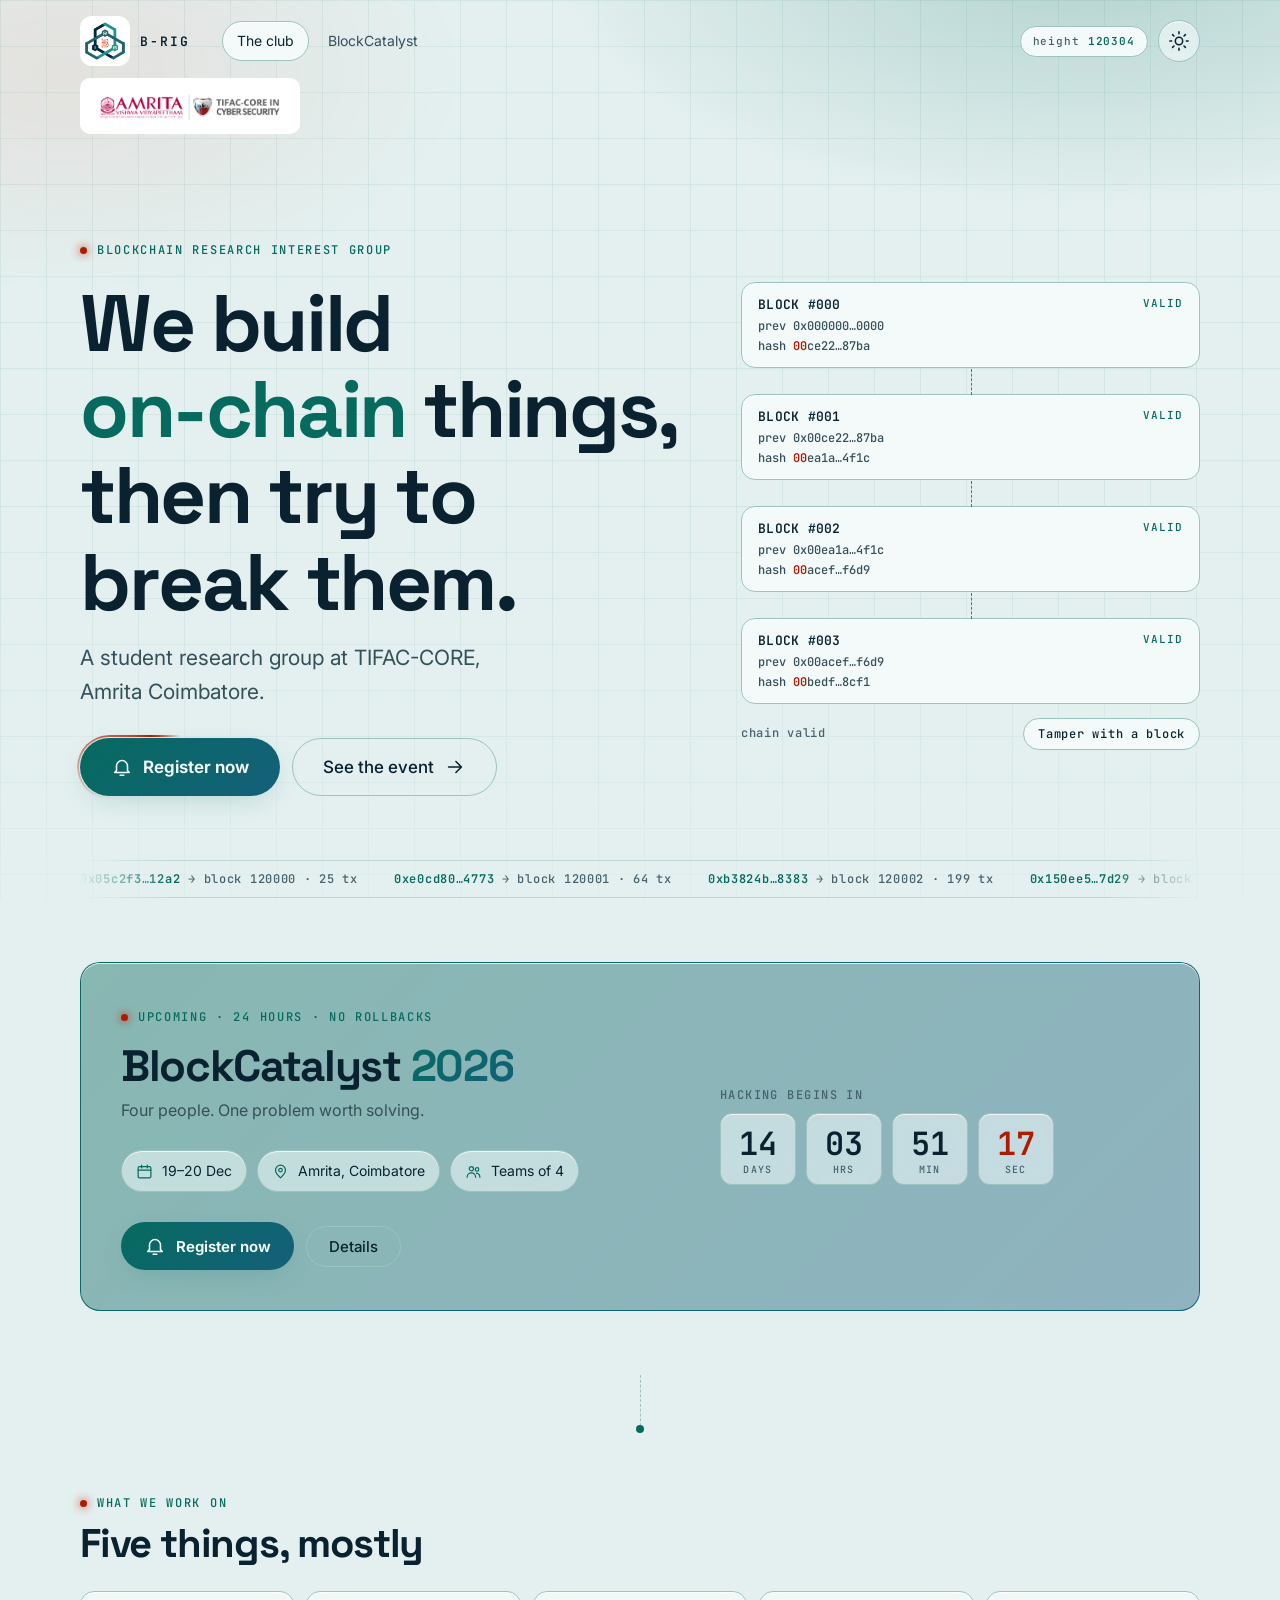
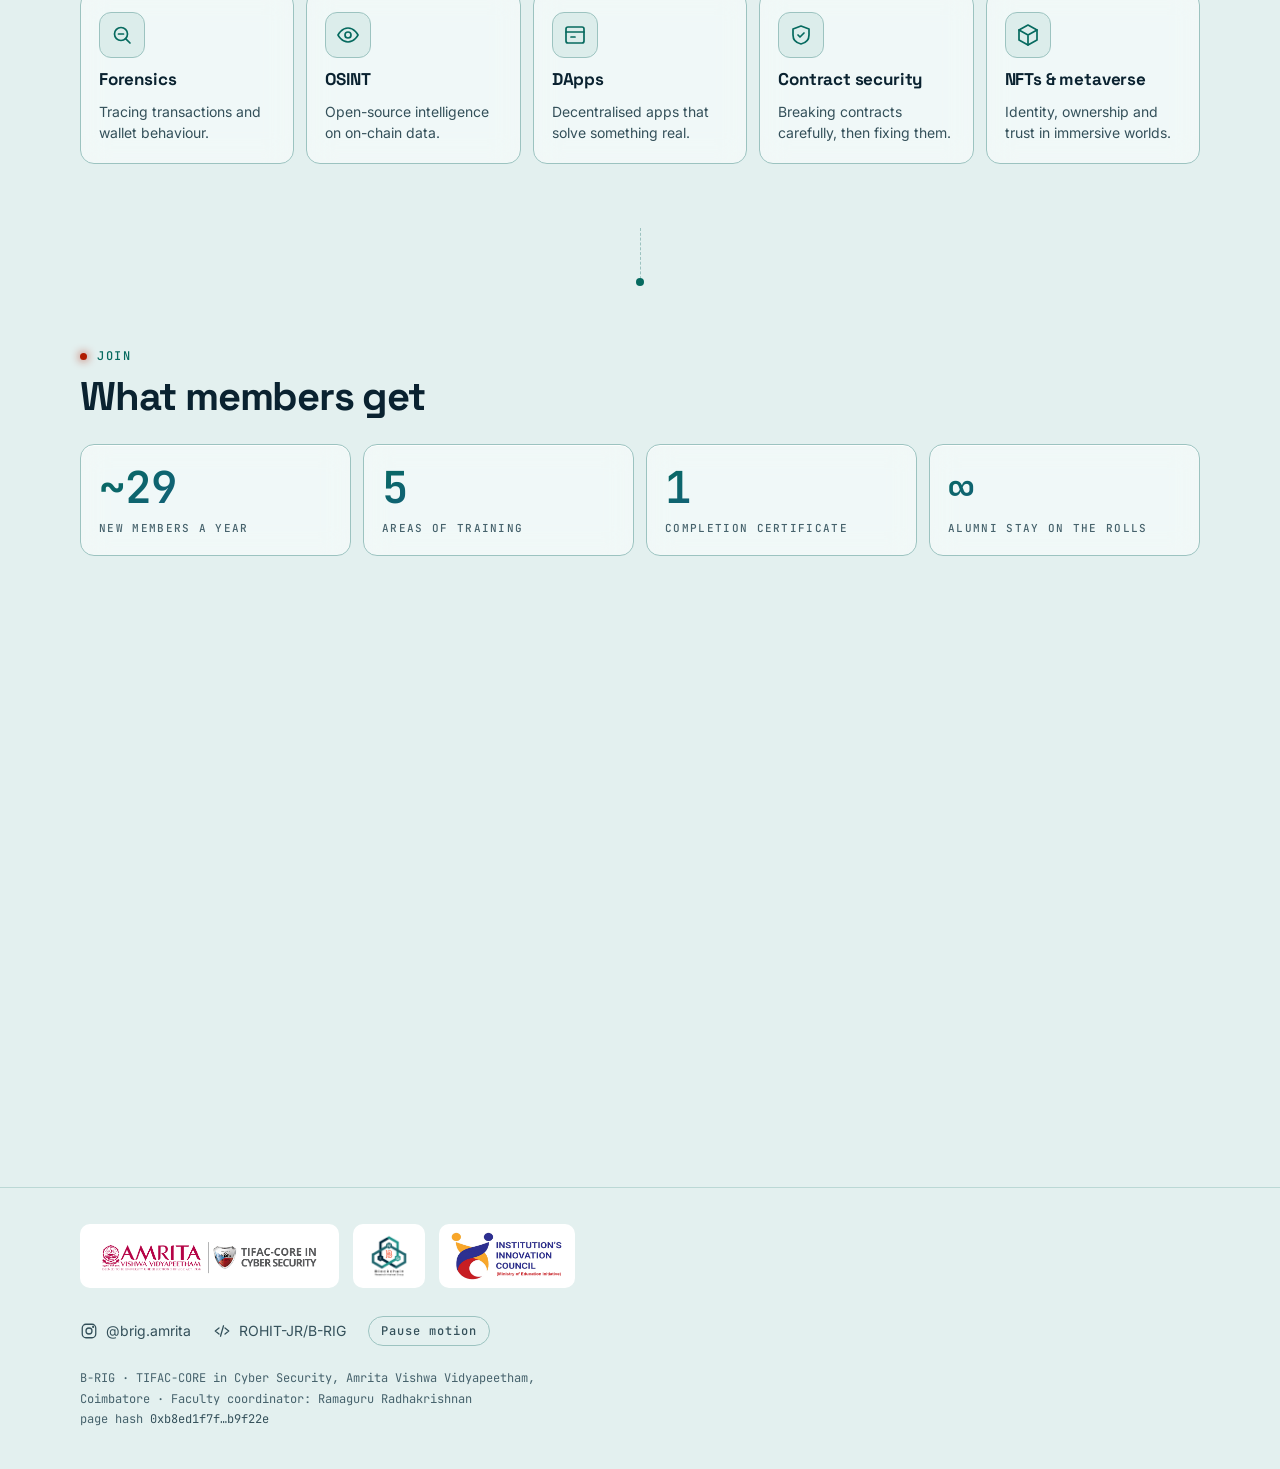
<file: index.html>
<!DOCTYPE html>
<html lang="en" data-theme="light">
<head>
<meta charset="utf-8">
<meta name="viewport" content="width=device-width, initial-scale=1, viewport-fit=cover">
<title>B-RIG — Blockchain Research Interest Group | Amrita Vishwa Vidyapeetham</title>
<meta name="description" content="B-RIG is a student research group at TIFAC-CORE in Cyber Security, Amrita Vishwa Vidyapeetham, Coimbatore. Blockchain forensics, OSINT, DApps, smart contract security — and BlockCatalyst, a 24-hour hackathon.">
<meta name="theme-color" content="#E3F0EF">
<link rel="canonical" href="https://rohit-jr.github.io/B-RIG/">

<meta property="og:type" content="website">
<meta property="og:title" content="B-RIG — Blockchain Research Interest Group, Amrita">
<meta property="og:description" content="A student research group working on blockchain forensics, OSINT, DApps and smart contract security. BlockCatalyst 2026 runs 19–20 December.">
<meta property="og:url" content="https://rohit-jr.github.io/B-RIG/">
<meta property="og:image" content="https://rohit-jr.github.io/B-RIG/assets/img/og-cover.png">
<meta name="twitter:card" content="summary_large_image">

<script>
/* Apply the saved theme before first paint so there is no flash. Light is the default. */
document.documentElement.classList.add('js');
(function(){try{var q=(location.search.match(/[?&]theme=(light|dark)/)||[])[1],t=q||localStorage.getItem('brig-theme');if(t==='light'||t==='dark'){document.documentElement.setAttribute('data-theme',t);if(q)localStorage.setItem('brig-theme',q);}}catch(e){}})();
</script>
<link rel="icon" href="assets/img/logos/brig.png">
<link rel="preconnect" href="https://fonts.googleapis.com">
<link rel="preconnect" href="https://fonts.gstatic.com" crossorigin>
<link href="https://fonts.googleapis.com/css2?family=Inter:wght@400;500;600;700&family=Space+Grotesk:wght@500;600;700&family=JetBrains+Mono:wght@400;500;600&display=swap" rel="stylesheet">
<link rel="stylesheet" href="assets/css/style.css?v=19">
</head>
<body>
<a class="skip" href="#main">Skip to content</a>

<header class="wrap topbar">
  <a class="brand" href="index.html" aria-label="B-RIG home">
    <img src="assets/img/logos/brig-mark.png" alt="" width="296" height="296">
    <span>B&#8209;RIG</span>
  </a>
  <nav class="nav" aria-label="Main">
    <a href="index.html" aria-current="page">The club</a>
    <a href="blockcatalyst.html">BlockCatalyst</a>
  </nav>
  <div class="topbar-end">
    <button class="toggle" id="theme-toggle" type="button" aria-label="Switch theme">
      <svg class="ic i-moon" aria-hidden="true"><use href="assets/img/icons.svg#moon"/></svg>
      <svg class="ic i-sun" aria-hidden="true"><use href="assets/img/icons.svg#sun"/></svg>
    </button>
  </div>
</header>

<div class="wrap instband">
  <img src="assets/img/logos/amrita-tifac.png" alt="Amrita Vishwa Vidyapeetham, TIFAC-CORE in Cyber Security" width="927" height="189">
</div>

<main id="main" class="wrap">

  <section class="hero">
    <div>
      <span class="eyebrow">Blockchain Research Interest Group</span>
      <h1>We build <span class="grad-text">on&#8209;chain</span> things, then try to break them.</h1>
      <p class="sub">A student research group at TIFAC-CORE, Amrita Coimbatore.</p>
      <div class="cta-row">
        <a class="btn btn-primary btn-lg" data-form href="#"><svg class="ic" aria-hidden="true"><use href="assets/img/icons.svg#bell"/></svg><span data-cta-label>Get notified</span></a>
        <a class="btn btn-lg" href="blockcatalyst.html">See the event <svg class="ic" aria-hidden="true"><use href="assets/img/icons.svg#arrow"/></svg></a>
      </div>
    </div>
    <div class="chainviz" aria-hidden="true">
  <svg viewBox="0 0 480 400" role="presentation">
    <g>
      <rect class="cv-block" x="40" y="10" width="400" height="96" rx="16"/>
      <text class="cv-title" x="64" y="42">BLOCK #000</text>
      <text class="cv-txt" x="64" y="64">prev 0x000000…0000</text>
      <text class="cv-txt" x="64" y="86">hash 0x7f3a9c…e1b2</text>
      <rect class="cv-bar a" x="340" y="34" width="76" height="8" rx="4"/>
      <rect class="cv-bar" x="340" y="52" width="52" height="8" rx="4"/>
    </g>
    <line class="cv-link" x1="240" y1="106" x2="240" y2="148"/>
    <g>
      <rect class="cv-block" x="40" y="148" width="400" height="96" rx="16"/>
      <text class="cv-title" x="64" y="180">BLOCK #001</text>
      <text class="cv-txt" x="64" y="202">prev 0x7f3a9c…e1b2</text>
      <text class="cv-txt" x="64" y="224">hash 0x2c81d4…a07f</text>
      <rect class="cv-bar a" x="340" y="172" width="52" height="8" rx="4"/>
      <rect class="cv-bar" x="340" y="190" width="76" height="8" rx="4"/>
    </g>
    <line class="cv-link" x1="240" y1="244" x2="240" y2="286"/>
    <g>
      <rect class="cv-block live" x="40" y="286" width="400" height="96" rx="16"/>
      <text class="cv-title" x="64" y="318">BLOCK #002 · BlockCatalyst</text>
      <text class="cv-txt" x="64" y="340">prev 0x2c81d4…a07f</text>
      <text class="cv-txt pop" x="64" y="362">hash 0x9be0…  mining</text>
      <rect class="cv-bar a" x="340" y="310" width="76" height="8" rx="4"/>
      <rect class="cv-bar a" x="340" y="328" width="34" height="8" rx="4"/>
    </g>
  </svg>
</div>
  </section>

  <section class="section" aria-labelledby="up-h">
    <h2 id="up-h" class="sr-only">Upcoming event</h2>
    <div class="feature">
      <div>
        <span class="eyebrow">Upcoming &middot; 24 hours &middot; no rollbacks</span>
        <h3>BlockCatalyst <span class="grad-text">2026</span></h3>
        <p class="sub">Four people. One problem worth solving.</p>
        <div class="chips">
          <span class="chip"><svg class="ic" aria-hidden="true"><use href="assets/img/icons.svg#calendar"/></svg>19&ndash;20 Dec</span><span class="chip"><svg class="ic" aria-hidden="true"><use href="assets/img/icons.svg#pin"/></svg>Amrita, Coimbatore</span><span class="chip"><svg class="ic" aria-hidden="true"><use href="assets/img/icons.svg#users"/></svg>Teams of 4</span>
        </div>
        <div class="cta-row">
          <a class="btn btn-primary" data-form href="#"><svg class="ic" aria-hidden="true"><use href="assets/img/icons.svg#bell"/></svg><span data-cta-label>Get notified</span></a>
          <a class="btn" href="blockcatalyst.html">Details</a>
        </div>
      </div>
      <div class="countdown" style="margin-top:0">
        <span class="cd-label" data-cd-label>Registration opens in</span>
        <div class="cd-grid" aria-hidden="true">
          <div class="cd-unit"><span class="num" data-c="d">--</span><span class="lbl">DAYS</span></div>
          <div class="cd-unit"><span class="num" data-c="h">--</span><span class="lbl">HRS</span></div>
          <div class="cd-unit"><span class="num" data-c="m">--</span><span class="lbl">MIN</span></div>
          <div class="cd-unit"><span class="num" data-c="s">--</span><span class="lbl">SEC</span></div>
        </div>
      </div>
    </div>
  </section>

  <section class="section" aria-labelledby="work-h">
    <div class="section-head">
      <span class="eyebrow">What we work on</span>
      <h2 id="work-h">Five things, mostly</h2>
    </div>
    <ul class="tiles t5">
      <li class="tile"><span class="tile-ic"><svg class="ic" aria-hidden="true"><use href="assets/img/icons.svg#forensics"/></svg></span><h3>Forensics</h3><p>Tracing transactions and wallet behaviour.</p></li>
      <li class="tile"><span class="tile-ic"><svg class="ic" aria-hidden="true"><use href="assets/img/icons.svg#osint"/></svg></span><h3>OSINT</h3><p>Open-source intelligence on on-chain data.</p></li>
      <li class="tile"><span class="tile-ic"><svg class="ic" aria-hidden="true"><use href="assets/img/icons.svg#dapps"/></svg></span><h3>DApps</h3><p>Decentralised apps that solve something real.</p></li>
      <li class="tile"><span class="tile-ic"><svg class="ic" aria-hidden="true"><use href="assets/img/icons.svg#security"/></svg></span><h3>Contract security</h3><p>Breaking contracts carefully, then fixing them.</p></li>
      <li class="tile"><span class="tile-ic"><svg class="ic" aria-hidden="true"><use href="assets/img/icons.svg#metaverse"/></svg></span><h3>NFTs &amp; metaverse</h3><p>Identity, ownership and trust in immersive worlds.</p></li>
    </ul>
  </section>

  <section class="section" aria-labelledby="join-h">
    <div class="section-head">
      <span class="eyebrow">Join</span>
      <h2 id="join-h">What members get</h2>
    </div>
    <ul class="tiles t4">
      <li class="tile stat"><span class="num"><b>~30</b></span><span class="lbl">new members a year</span></li><li class="tile stat"><span class="num"><b>5</b></span><span class="lbl">areas of training</span></li><li class="tile stat"><span class="num"><b>1</b></span><span class="lbl">completion certificate</span></li><li class="tile stat"><span class="num"><b>&infin;</b></span><span class="lbl">alumni stay on the rolls</span></li>
    </ul>
  </section>

  <section class="band">
    <h2>Come add a <span class="grad-text">block</span>.</h2>
    <p>Open to students from any college. Bring three people and an idea.</p>
    <a class="btn btn-primary btn-lg" data-form href="#"><svg class="ic" aria-hidden="true"><use href="assets/img/icons.svg#bell"/></svg><span data-cta-label>Get notified</span></a>
  </section>

</main>

<footer>
  <div class="wrap">
    <div class="logos">
      <img src="assets/img/logos/amrita-tifac.png" alt="Amrita Vishwa Vidyapeetham, TIFAC-CORE in Cyber Security" width="927" height="189" loading="lazy">
      <img src="assets/img/logos/brig.png" alt="Blockchain Research Interest Group" width="400" height="400" loading="lazy">
      <img src="assets/img/logos/iic.jpg" alt="Institution&rsquo;s Innovation Council" width="440" height="190" loading="lazy">
    </div>
    <div class="flinks">
      <a href="https://www.instagram.com/brig.amrita" target="_blank" rel="noopener"><svg class="ic" aria-hidden="true"><use href="assets/img/icons.svg#instagram"/></svg>@brig.amrita</a>
      <a href="https://github.com/ROHIT-JR/B-RIG" target="_blank" rel="noopener"><svg class="ic" aria-hidden="true"><use href="assets/img/icons.svg#code"/></svg>ROHIT-JR/B-RIG</a>
    </div>
    <p class="fine">B-RIG &middot; TIFAC-CORE in Cyber Security, Amrita Vishwa Vidyapeetham, Coimbatore &middot; Faculty coordinator: Ramaguru Radhakrishnan<br>page hash <span class="hash" data-hash>computing&hellip;</span></p>
  </div>
</footer>

<div class="stickybar">
  <span class="when" data-cta-when><b>Opens 14 Nov</b>19&ndash;20 Dec &middot; Amrita</span>
  <a class="btn btn-primary" data-form href="#"><span data-cta-label>Get notified</span><svg class="ic" aria-hidden="true"><use href="assets/img/icons.svg#arrow"/></svg></a>
</div>

<script src="assets/js/main.js?v=19"></script>
</body>
</html>
</file>
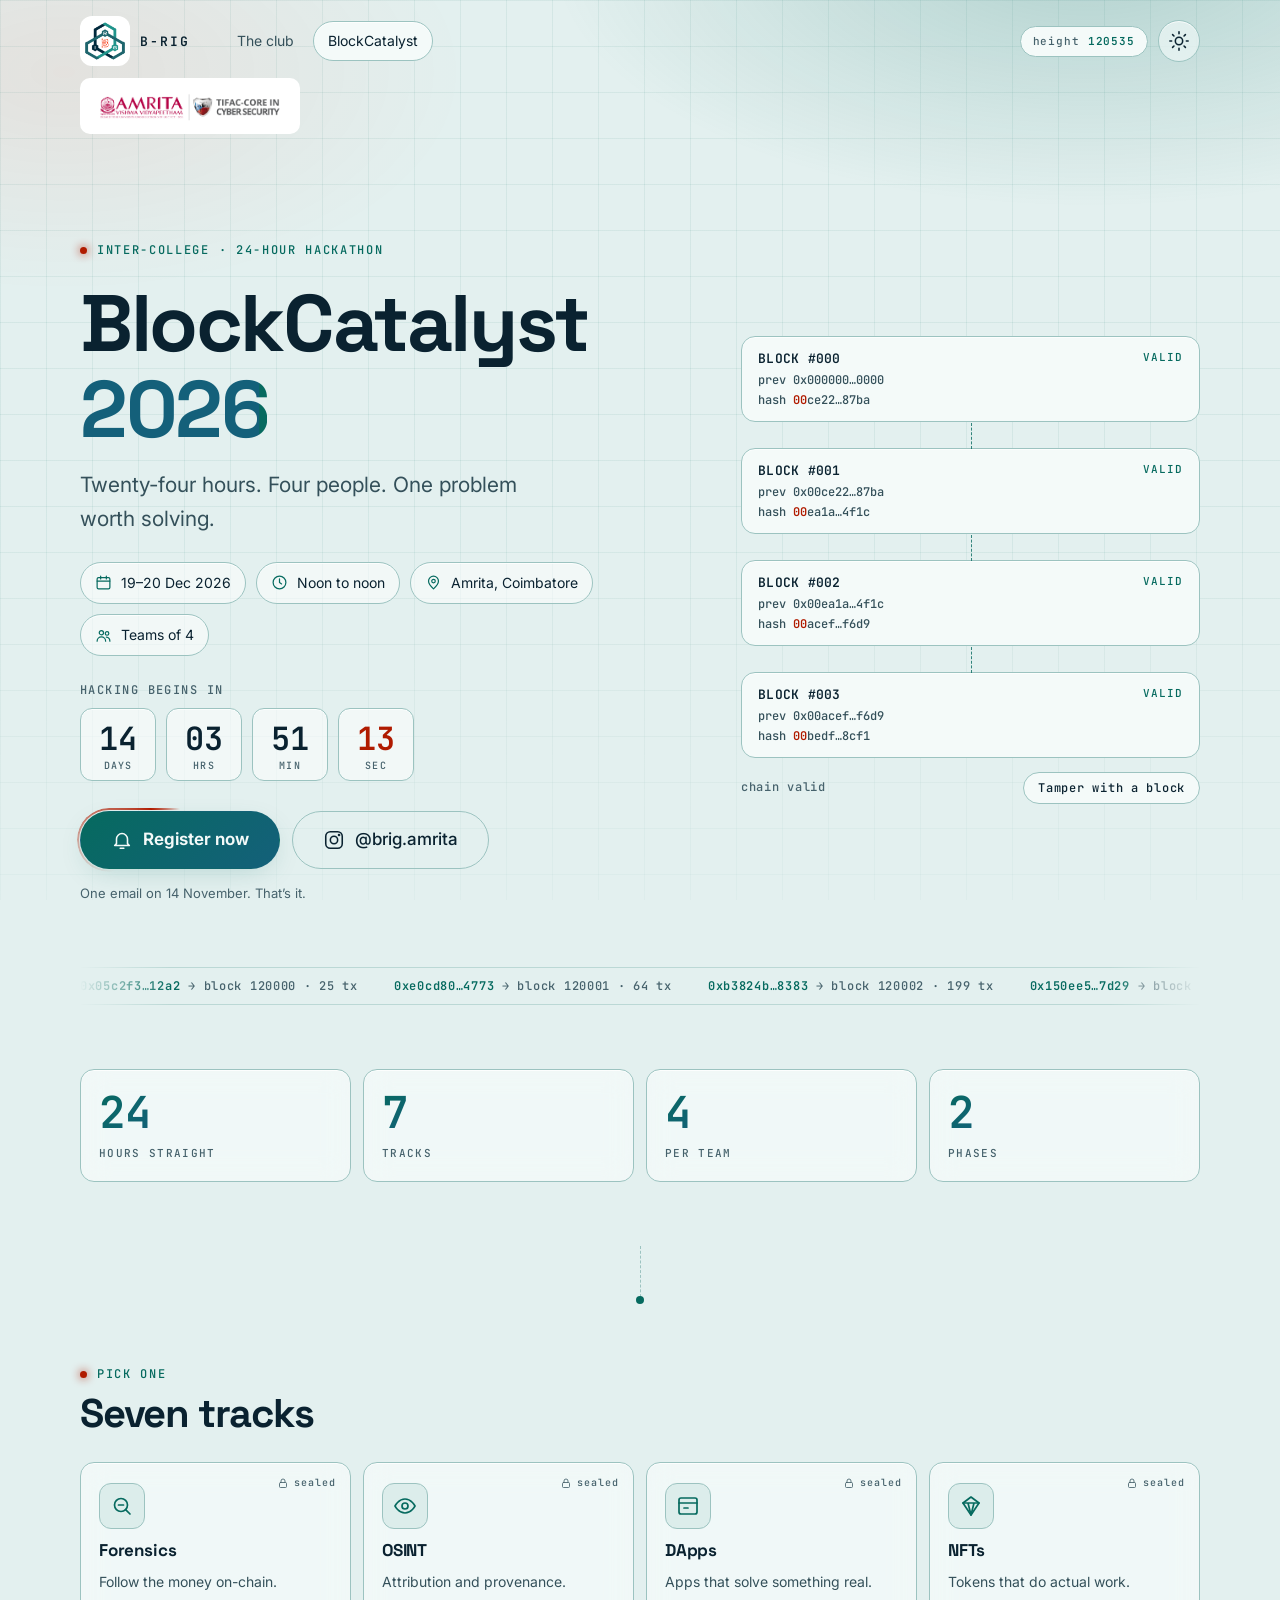
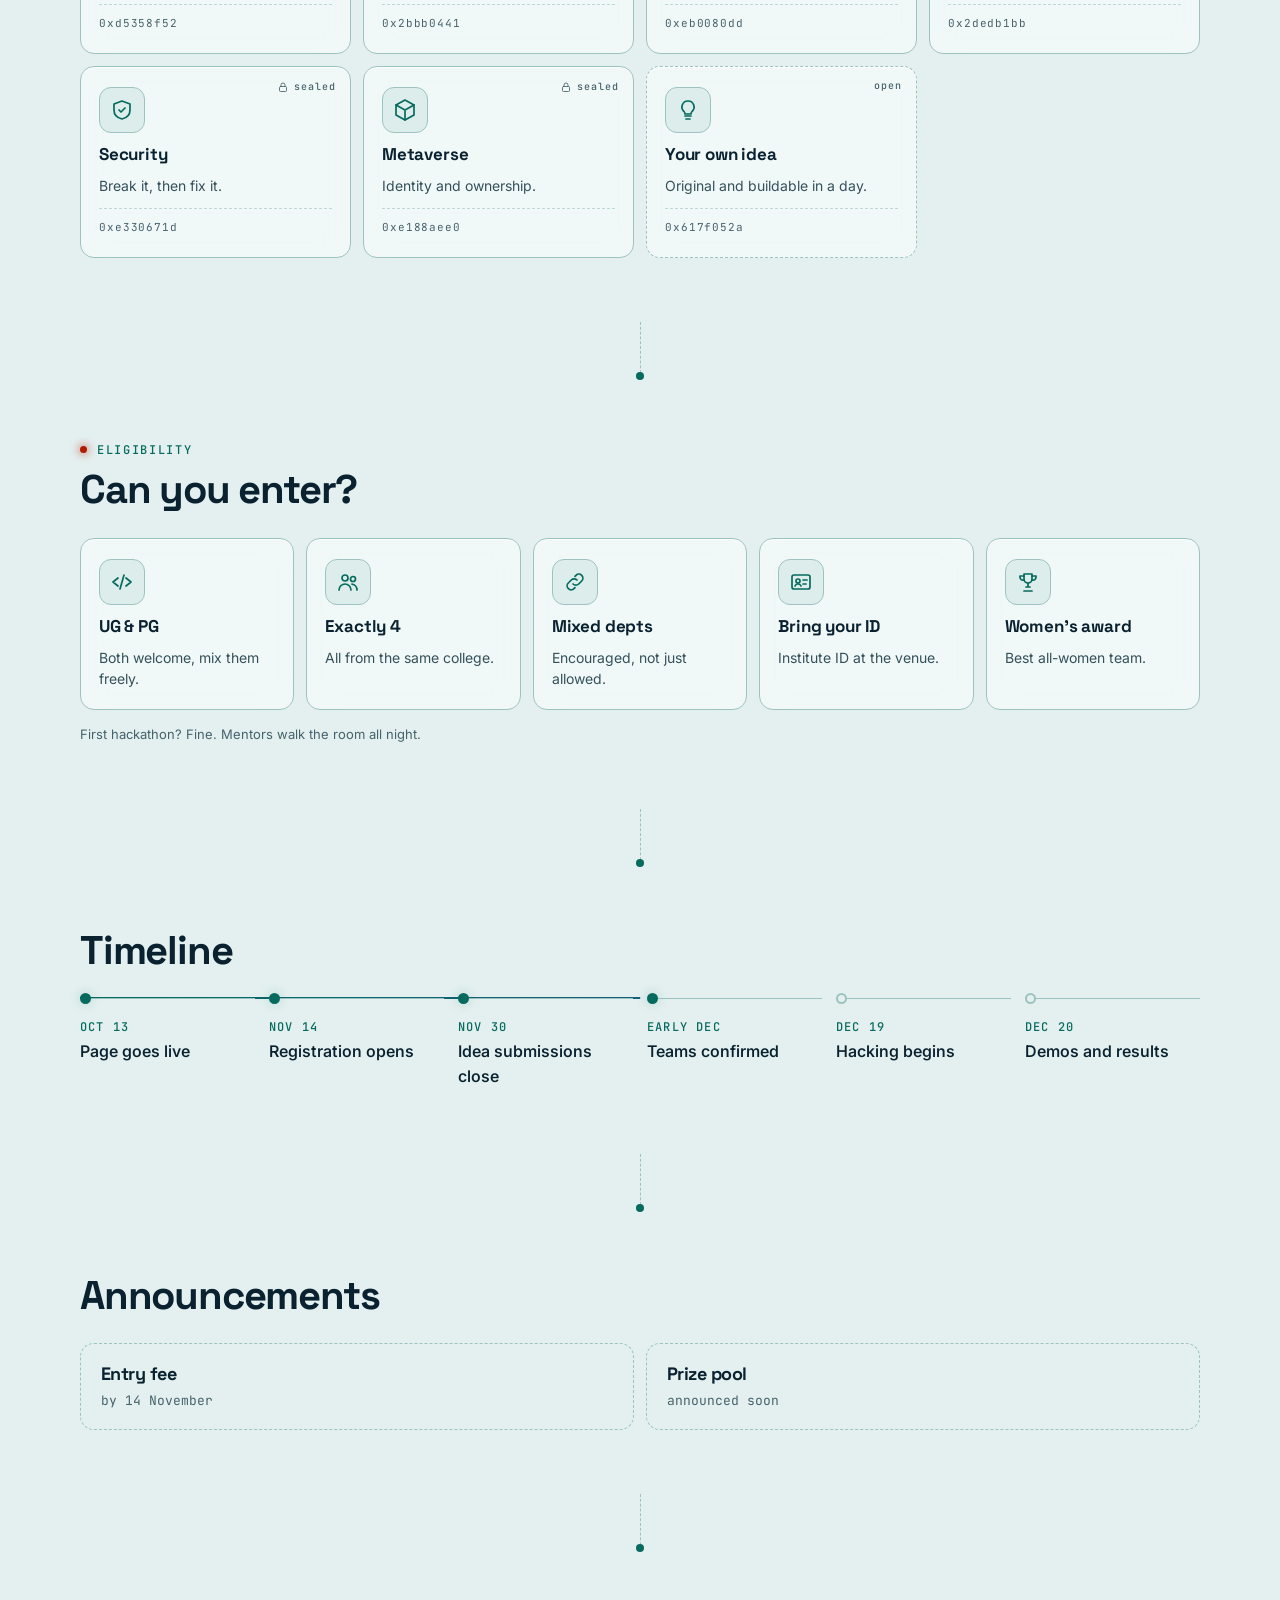
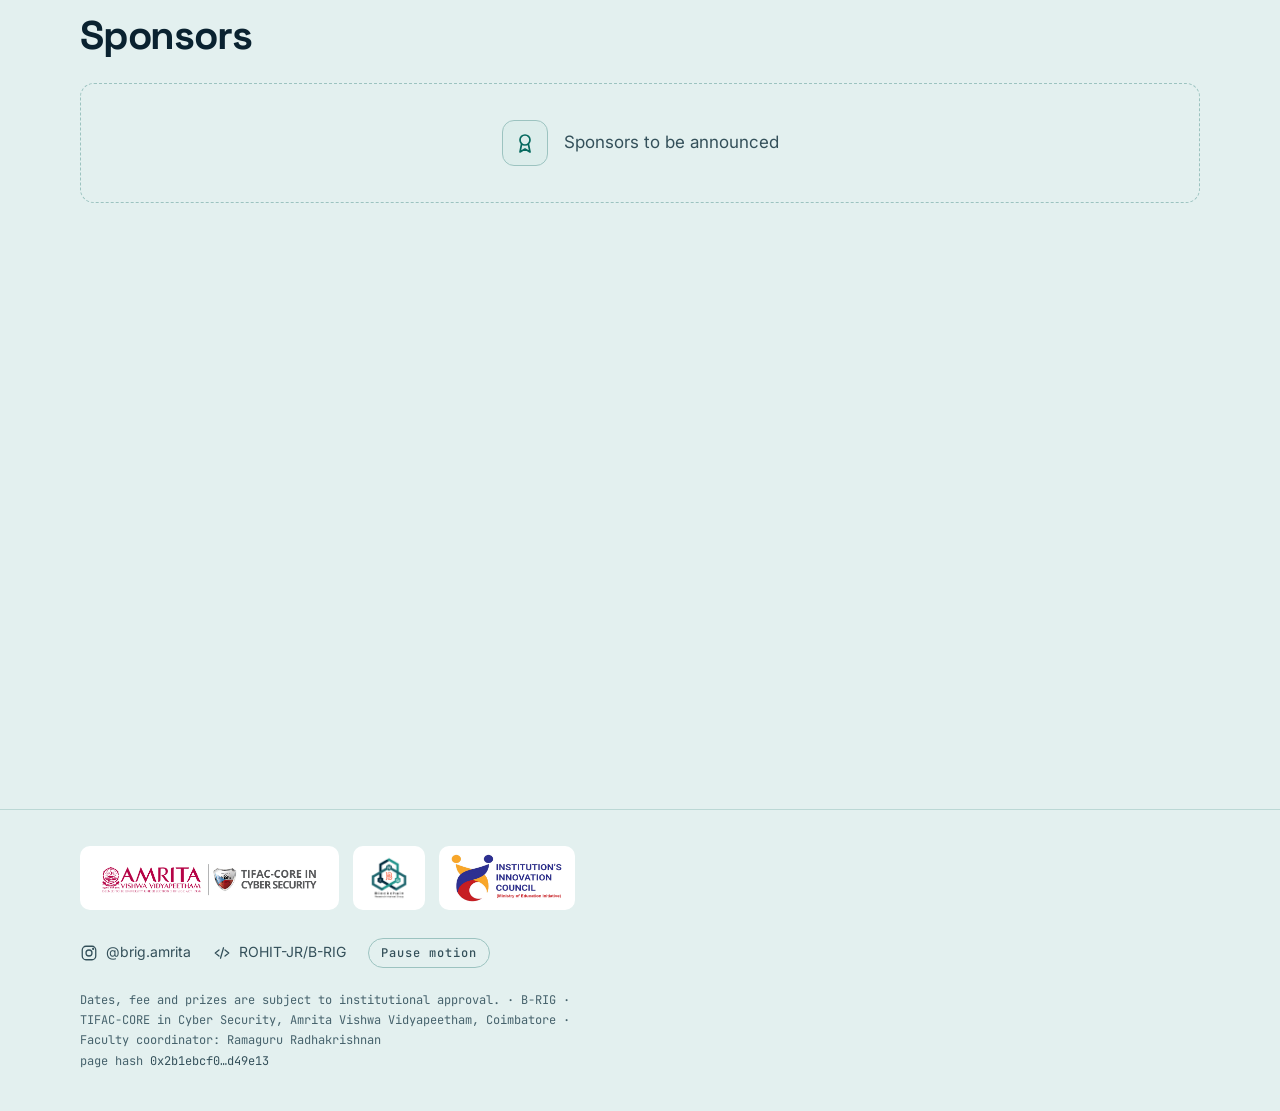
<file: blockcatalyst.html>
<!DOCTYPE html>
<html lang="en" data-theme="light">
<head>
<meta charset="utf-8">
<meta name="viewport" content="width=device-width, initial-scale=1, viewport-fit=cover">
<title>BlockCatalyst 2026 — 24-Hour Blockchain Hackathon | B-RIG Amrita</title>
<meta name="description" content="Twenty-four hours, four people, one problem worth solving. BlockCatalyst 2026 is an inter-college blockchain hackathon at Amrita Vishwa Vidyapeetham, Coimbatore. December 19–20. Registration opens November 14.">
<meta name="theme-color" content="#E3F0EF">
<link rel="canonical" href="https://rohit-jr.github.io/B-RIG/blockcatalyst.html">

<meta property="og:type" content="website">
<meta property="og:title" content="BlockCatalyst 2026 — 24-Hour Blockchain Hackathon">
<meta property="og:description" content="Twenty-four hours. Four people. One problem worth solving. 19–20 December 2026, Amrita Coimbatore.">
<meta property="og:url" content="https://rohit-jr.github.io/B-RIG/blockcatalyst.html">
<meta property="og:image" content="https://rohit-jr.github.io/B-RIG/assets/img/og-cover.png">
<meta name="twitter:card" content="summary_large_image">

<script>
/* Apply the saved theme before first paint so there is no flash. Light is the default. */
document.documentElement.classList.add('js');
(function(){try{var q=(location.search.match(/[?&]theme=(light|dark)/)||[])[1],t=q||localStorage.getItem('brig-theme');if(t==='light'||t==='dark'){document.documentElement.setAttribute('data-theme',t);if(q)localStorage.setItem('brig-theme',q);}}catch(e){}})();
</script>
<link rel="icon" href="assets/img/logos/brig.png">
<link rel="preconnect" href="https://fonts.googleapis.com">
<link rel="preconnect" href="https://fonts.gstatic.com" crossorigin>
<link href="https://fonts.googleapis.com/css2?family=Inter:wght@400;500;600;700&family=Space+Grotesk:wght@500;600;700&family=JetBrains+Mono:wght@400;500;600&display=swap" rel="stylesheet">
<link rel="stylesheet" href="assets/css/style.css?v=19">
</head>
<body>
<a class="skip" href="#main">Skip to content</a>

<header class="wrap topbar">
  <a class="brand" href="index.html" aria-label="B-RIG home">
    <img src="assets/img/logos/brig-mark.png" alt="" width="296" height="296">
    <span>B&#8209;RIG</span>
  </a>
  <nav class="nav" aria-label="Main">
    <a href="index.html">The club</a>
    <a href="blockcatalyst.html" aria-current="page">BlockCatalyst</a>
  </nav>
  <div class="topbar-end">
    <button class="toggle" id="theme-toggle" type="button" aria-label="Switch theme">
      <svg class="ic i-moon" aria-hidden="true"><use href="assets/img/icons.svg#moon"/></svg>
      <svg class="ic i-sun" aria-hidden="true"><use href="assets/img/icons.svg#sun"/></svg>
    </button>
  </div>
</header>

<div class="wrap instband">
  <img src="assets/img/logos/amrita-tifac.png" alt="Amrita Vishwa Vidyapeetham, TIFAC-CORE in Cyber Security" width="927" height="189">
</div>

<main id="main" class="wrap">

  <section class="hero">
    <div>
      <span class="eyebrow">Inter-college &middot; 24-hour hackathon</span>
      <h1>BlockCatalyst <span class="grad-text">2026</span></h1>
      <p class="sub">Twenty-four hours. Four people. One problem worth solving.</p>
      <div class="chips">
        <span class="chip"><svg class="ic" aria-hidden="true"><use href="assets/img/icons.svg#calendar"/></svg>19&ndash;20 Dec 2026</span><span class="chip"><svg class="ic" aria-hidden="true"><use href="assets/img/icons.svg#clock"/></svg>Noon to noon</span><span class="chip"><svg class="ic" aria-hidden="true"><use href="assets/img/icons.svg#pin"/></svg>Amrita, Coimbatore</span><span class="chip"><svg class="ic" aria-hidden="true"><use href="assets/img/icons.svg#users"/></svg>Teams of 4</span>
      </div>
      <div class="countdown">
        <span class="cd-label" data-cd-label>Registration opens in</span>
        <div class="cd-grid" aria-hidden="true">
          <div class="cd-unit"><span class="num" data-c="d">--</span><span class="lbl">DAYS</span></div>
          <div class="cd-unit"><span class="num" data-c="h">--</span><span class="lbl">HRS</span></div>
          <div class="cd-unit"><span class="num" data-c="m">--</span><span class="lbl">MIN</span></div>
          <div class="cd-unit"><span class="num" data-c="s">--</span><span class="lbl">SEC</span></div>
        </div>
      </div>
      <div class="cta-row">
        <a class="btn btn-primary btn-lg" data-form href="#"><svg class="ic" aria-hidden="true"><use href="assets/img/icons.svg#bell"/></svg><span data-cta-label>Get notified</span></a>
        <a class="btn btn-lg" href="https://www.instagram.com/brig.amrita" target="_blank" rel="noopener"><svg class="ic" aria-hidden="true"><use href="assets/img/icons.svg#instagram"/></svg>@brig.amrita</a>
      </div>
      <p class="micro">One email on 14 November. That&rsquo;s it.</p>
    </div>
    <div class="chainviz" aria-hidden="true">
  <svg viewBox="0 0 480 400" role="presentation">
    <g>
      <rect class="cv-block" x="40" y="10" width="400" height="96" rx="16"/>
      <text class="cv-title" x="64" y="42">BLOCK #000</text>
      <text class="cv-txt" x="64" y="64">prev 0x000000…0000</text>
      <text class="cv-txt" x="64" y="86">hash 0x7f3a9c…e1b2</text>
      <rect class="cv-bar a" x="340" y="34" width="76" height="8" rx="4"/>
      <rect class="cv-bar" x="340" y="52" width="52" height="8" rx="4"/>
    </g>
    <line class="cv-link" x1="240" y1="106" x2="240" y2="148"/>
    <g>
      <rect class="cv-block" x="40" y="148" width="400" height="96" rx="16"/>
      <text class="cv-title" x="64" y="180">BLOCK #001</text>
      <text class="cv-txt" x="64" y="202">prev 0x7f3a9c…e1b2</text>
      <text class="cv-txt" x="64" y="224">hash 0x2c81d4…a07f</text>
      <rect class="cv-bar a" x="340" y="172" width="52" height="8" rx="4"/>
      <rect class="cv-bar" x="340" y="190" width="76" height="8" rx="4"/>
    </g>
    <line class="cv-link" x1="240" y1="244" x2="240" y2="286"/>
    <g>
      <rect class="cv-block live" x="40" y="286" width="400" height="96" rx="16"/>
      <text class="cv-title" x="64" y="318">BLOCK #002 · BlockCatalyst</text>
      <text class="cv-txt" x="64" y="340">prev 0x2c81d4…a07f</text>
      <text class="cv-txt pop" x="64" y="362">hash 0x9be0…  mining</text>
      <rect class="cv-bar a" x="340" y="310" width="76" height="8" rx="4"/>
      <rect class="cv-bar a" x="340" y="328" width="34" height="8" rx="4"/>
    </g>
  </svg>
</div>
  </section>

  <section class="section" aria-label="At a glance">
    <ul class="tiles t4">
      <li class="tile stat"><span class="num"><b>24</b></span><span class="lbl">hours straight</span></li><li class="tile stat"><span class="num"><b>7</b></span><span class="lbl">tracks</span></li><li class="tile stat"><span class="num"><b>4</b></span><span class="lbl">per team</span></li><li class="tile stat"><span class="num"><b>2</b></span><span class="lbl">phases</span></li>
    </ul>
  </section>

  <section class="section" id="tracks" aria-labelledby="tr-h">
    <div class="section-head">
      <span class="eyebrow">Pick one</span>
      <h2 id="tr-h">Seven tracks</h2>
    </div>
    <ul class="tiles t7" id="verts" aria-label="Competition tracks"></ul>
  </section>

  <section class="section" aria-labelledby="who-h">
    <div class="section-head">
      <span class="eyebrow">Eligibility</span>
      <h2 id="who-h">Can you enter?</h2>
    </div>
    <ul class="tiles t5">
      <li class="tile"><span class="tile-ic"><svg class="ic" aria-hidden="true"><use href="assets/img/icons.svg#code"/></svg></span><h3>UG &amp; PG</h3><p>Both welcome, mix them freely.</p></li>
      <li class="tile"><span class="tile-ic"><svg class="ic" aria-hidden="true"><use href="assets/img/icons.svg#users"/></svg></span><h3>Exactly 4</h3><p>All from the same college.</p></li>
      <li class="tile"><span class="tile-ic"><svg class="ic" aria-hidden="true"><use href="assets/img/icons.svg#link"/></svg></span><h3>Mixed depts</h3><p>Encouraged, not just allowed.</p></li>
      <li class="tile"><span class="tile-ic"><svg class="ic" aria-hidden="true"><use href="assets/img/icons.svg#idcard"/></svg></span><h3>Bring your ID</h3><p>Institute ID at the venue.</p></li>
      <li class="tile"><span class="tile-ic"><svg class="ic" aria-hidden="true"><use href="assets/img/icons.svg#trophy"/></svg></span><h3>Women&rsquo;s award</h3><p>Best all-women team.</p></li>
    </ul>
    <p class="micro">First hackathon? Fine. Mentors walk the room all night.</p>
  </section>

  <section class="section" aria-labelledby="tl-h">
    <div class="section-head">
      <h2 id="tl-h">Timeline</h2>
    </div>
    <ol class="timeline" id="timeline"></ol>
  </section>

  <section class="section" aria-labelledby="pd-h">
    <div class="section-head">
      <h2 id="pd-h">Announcements</h2>
    </div>
    <div class="tiles" id="pcards"></div>
  </section>

  <section class="section" aria-labelledby="sp-h">
    <div class="section-head">
      <h2 id="sp-h">Sponsors</h2>
    </div>
    <div class="sponsor-slot">
      <span class="tile-ic"><svg class="ic" aria-hidden="true"><use href="assets/img/icons.svg#award"/></svg></span>
      <p>Sponsors to be announced</p>
    </div>
  </section>

  <section class="band">
    <h2>Fork your <span class="grad-text">December</span>.</h2>
    <p>One block of time, four people, no rollbacks.</p>
    <a class="btn btn-primary btn-lg" data-form href="#"><svg class="ic" aria-hidden="true"><use href="assets/img/icons.svg#bell"/></svg><span data-cta-label>Get notified</span></a>
  </section>

</main>

<footer>
  <div class="wrap">
    <div class="logos">
      <img src="assets/img/logos/amrita-tifac.png" alt="Amrita Vishwa Vidyapeetham, TIFAC-CORE in Cyber Security" width="927" height="189" loading="lazy">
      <img src="assets/img/logos/brig.png" alt="Blockchain Research Interest Group" width="400" height="400" loading="lazy">
      <img src="assets/img/logos/iic.jpg" alt="Institution&rsquo;s Innovation Council" width="440" height="190" loading="lazy">
    </div>
    <div class="flinks">
      <a href="https://www.instagram.com/brig.amrita" target="_blank" rel="noopener"><svg class="ic" aria-hidden="true"><use href="assets/img/icons.svg#instagram"/></svg>@brig.amrita</a>
      <a href="https://github.com/ROHIT-JR/B-RIG" target="_blank" rel="noopener"><svg class="ic" aria-hidden="true"><use href="assets/img/icons.svg#code"/></svg>ROHIT-JR/B-RIG</a>
    </div>
    <p class="fine">Dates, fee and prizes are subject to institutional approval. &middot; B-RIG &middot; TIFAC-CORE in Cyber Security, Amrita Vishwa Vidyapeetham, Coimbatore &middot; Faculty coordinator: Ramaguru Radhakrishnan<br>page hash <span class="hash" data-hash>computing&hellip;</span></p>
  </div>
</footer>

<div class="stickybar">
  <span class="when" data-cta-when><b>Opens 14 Nov</b>19&ndash;20 Dec &middot; Amrita</span>
  <a class="btn btn-primary" data-form href="#"><span data-cta-label>Get notified</span><svg class="ic" aria-hidden="true"><use href="assets/img/icons.svg#arrow"/></svg></a>
</div>

<script src="assets/js/main.js?v=19"></script>
</body>
</html>
</file>
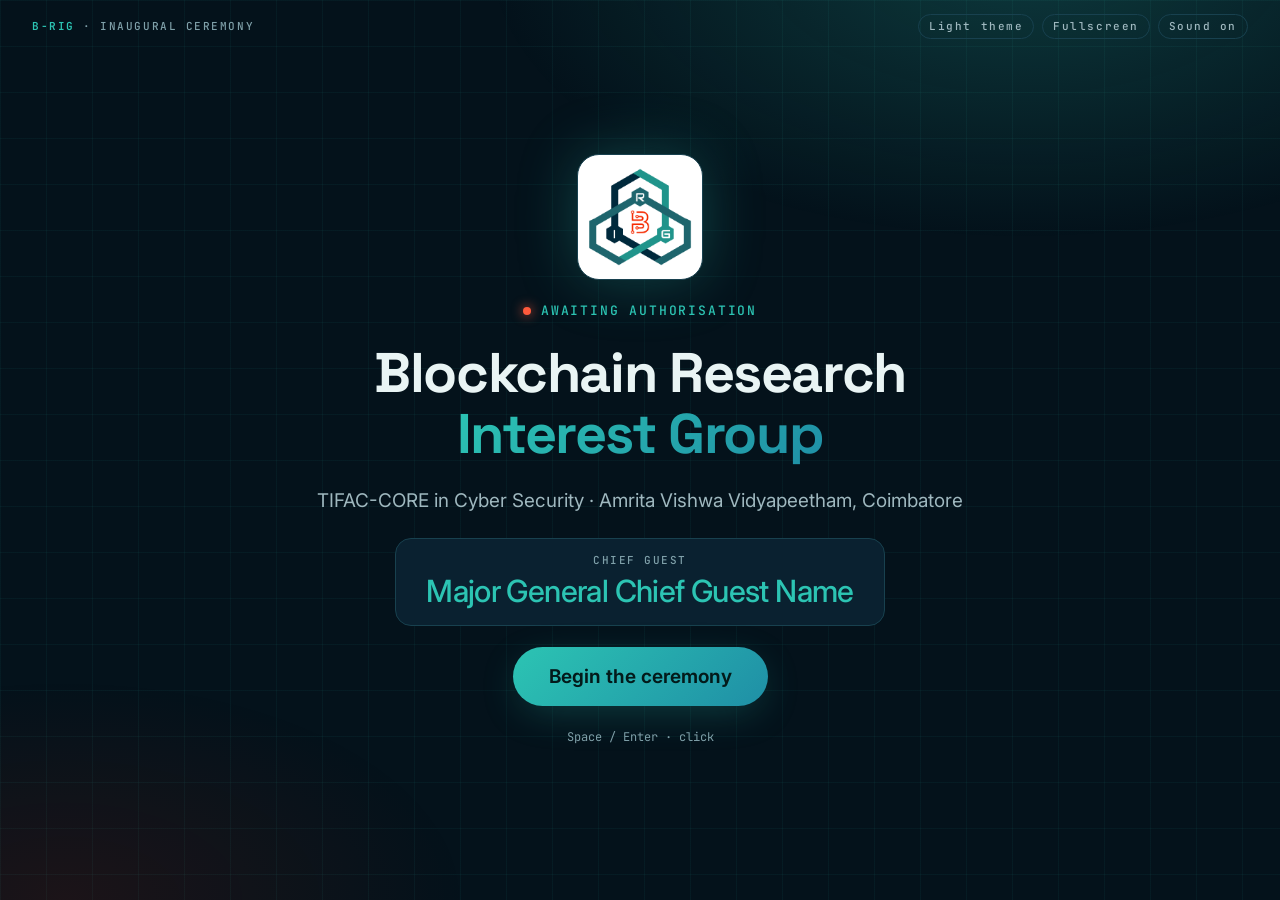
<file: inaugurate.html>
<!DOCTYPE html>
<html lang="en">
<head>
<meta charset="utf-8">
<meta name="viewport" content="width=device-width, initial-scale=1, viewport-fit=cover">
<meta name="robots" content="noindex, nofollow">
<meta name="theme-color" content="#04121b">
<script>
/* ?theme=light|dark wins, else the choice saved by the site's toggle, else dark */
(function(){try{var q=(location.search.match(/theme=(light|dark)/)||[])[1],t=q||localStorage.getItem('brig-theme');
if(t==='light'||t==='dark'){document.documentElement.setAttribute('data-theme',t);if(q)localStorage.setItem('brig-theme',q);}}catch(e){}})();
</script>
<title>B-RIG — Inaugural ceremony</title>
<link rel="icon" href="assets/img/logos/brig.png">
<link rel="preconnect" href="https://fonts.googleapis.com">
<link rel="preconnect" href="https://fonts.gstatic.com" crossorigin>
<link href="https://fonts.googleapis.com/css2?family=Inter:wght@400;500;600;700&family=Space+Grotesk:wght@500;600;700&family=JetBrains+Mono:wght@400;500;600&display=swap" rel="stylesheet">
<style>
:root{
  --bg:#04121b; --surface:#0a2130; --surface-2:#0f2c3e; --line:#18414f;
  --text:#e9f4f4; --muted:#9fb8bf; --dim:#7fa0a9;
  --teal:#2cc4b3; --steel:#1f8fa6; --pop:#ff5a3c;
  --grad:linear-gradient(135deg,#2cc4b3,#1f8fa6);
  --ink:#031a1a; --glow:rgba(44,196,179,.22); --glow2:rgba(240,36,0,.10); --grid:rgba(44,196,179,.06);
  --halo:rgba(44,196,179,.28); --term:rgba(4,18,27,.8); --curtA:#0a2130; --curtB:#0d293b;
  --sans:'Inter',system-ui,-apple-system,'Segoe UI',sans-serif;
  --display:'Space Grotesk','Inter',system-ui,sans-serif;
  --mono:'JetBrains Mono',ui-monospace,Menlo,Consolas,monospace;
}
html[data-theme="light"]{
  --bg:#E3F0EF; --surface:#F4FAF9; --surface-2:#DCEDEB; --line:#9CC3C0;
  --text:#0A2230; --muted:#34505A; --dim:#46626C;
  --teal:#066A5F; --steel:#14607A; --pop:#B01B00;
  --grad:linear-gradient(135deg,#066A5F,#14607A);
  --ink:#F4FAF9; --glow:rgba(10,125,113,.22); --glow2:rgba(240,36,0,.07); --grid:rgba(10,125,113,.07);
  --halo:rgba(10,125,113,.2); --term:rgba(244,250,249,.95); --curtA:#D3E6E5; --curtB:#C6DDDB;
}
*{box-sizing:border-box}
html,body{height:100%;margin:0;background:var(--bg);color:var(--text);font-family:var(--sans);overflow:hidden}
body::before{content:"";position:fixed;inset:0;pointer-events:none;
  background:
   radial-gradient(60% 45% at 80% -5%,var(--glow),transparent 70%),
   radial-gradient(45% 35% at 5% 100%,var(--glow2),transparent 70%),
   linear-gradient(var(--grid) 1px,transparent 1px) 0 0/46px 46px,
   linear-gradient(90deg,var(--grid) 1px,transparent 1px) 0 0/46px 46px}

/* sits under the curtain; revealed when it opens, then we redirect to the real site */
.splash{visibility:hidden;position:fixed;inset:0;display:flex;flex-direction:column;align-items:center;justify-content:center;gap:18px;text-align:center;padding:24px}
body.live .splash{visibility:visible;animation:in .8s .6s ease both}

.stage{position:fixed;inset:0;display:grid;place-items:center;padding:clamp(16px,4vw,48px)}
.hud{position:fixed;top:0;left:0;right:0;display:flex;justify-content:space-between;align-items:center;
  padding:14px clamp(16px,3vw,32px);font:500 11px/1 var(--mono);letter-spacing:.14em;color:var(--dim);z-index:5}
.hud b{color:var(--teal);font-weight:600}
.hud button{all:unset;cursor:pointer;padding:6px 10px;border:1px solid var(--line);border-radius:999px;color:var(--muted)}
.hud button:hover{border-color:var(--teal);color:var(--text)}

.scene{display:none;width:min(1000px,100%);text-align:center;flex-direction:column;align-items:center;gap:clamp(14px,2.4vh,26px)}
.scene.on{display:flex;animation:in .6s ease both}
@keyframes in{from{opacity:0;transform:translateY(16px) scale(.985)}to{opacity:1;transform:none}}

.mark{width:clamp(84px,14vh,132px);height:auto;background:#fff;border-radius:22px;padding:8px;box-shadow:0 0 60px var(--halo);border:1px solid var(--line)}
.eyebrow{font:500 clamp(11px,1.5vh,13px)/1.4 var(--mono);letter-spacing:.14em;text-transform:uppercase;color:var(--teal)}
.eyebrow i{display:inline-block;width:8px;height:8px;border-radius:50%;background:var(--pop);margin-right:10px;box-shadow:0 0 12px var(--pop);animation:blink 1.4s infinite}
@keyframes blink{50%{opacity:.3}}
h1{margin:0;font-family:var(--display);font-size:clamp(30px,6.2vh,64px);line-height:1.1;letter-spacing:-.025em;font-weight:700}
h1 em{font-style:normal;background:var(--grad);-webkit-background-clip:text;background-clip:text;color:transparent}
.sub{margin:0;color:var(--muted);font-family:var(--sans);font-weight:400;font-size:clamp(14px,2.1vh,20px);line-height:1.6;max-width:56ch}

.guest{display:flex;flex-direction:column;gap:6px;padding:16px 30px;border:1px solid var(--line);border-radius:16px;background:var(--surface)}
.guest small{font:500 11px/1 var(--mono);letter-spacing:.14em;color:var(--dim)}
.guest strong{font-size:clamp(20px,3.4vh,32px);font-weight:650;letter-spacing:-.02em}
.guest span{color:var(--teal);font-weight:500}

.btn{all:unset;cursor:pointer;display:inline-flex;align-items:center;justify-content:center;gap:10px;
  padding:clamp(14px,2.2vh,20px) clamp(26px,4vh,40px);border-radius:999px;font:650 clamp(15px,2.2vh,19px)/1 var(--sans);
  color:var(--ink);background:var(--grad);box-shadow:0 10px 40px -8px var(--halo);animation:pulse 2.4s ease-in-out infinite}
.btn:hover{filter:brightness(1.08)}
.btn.ghost{background:transparent;color:var(--text);border:1px solid var(--line);box-shadow:none;animation:none}
.btn[disabled],.btn.off{opacity:.35;pointer-events:none;animation:none}
@keyframes pulse{50%{box-shadow:0 0 0 10px transparent,0 10px 50px -4px var(--halo)}}
.row{display:flex;flex-wrap:wrap;gap:12px;justify-content:center}
.hint{font:400 12px/1.5 var(--mono);color:var(--dim)}

/* keyholders */
.keys{display:grid;grid-template-columns:repeat(3,minmax(0,1fr));gap:14px;width:100%;max-width:820px}
.key{all:unset;cursor:pointer;display:flex;flex-direction:column;align-items:center;gap:10px;padding:18px 8px;
  border:1px solid var(--line);border-radius:16px;background:var(--surface);transition:.25s}
.key svg{width:34px;height:34px;fill:none;stroke:var(--dim);stroke-width:1.7;stroke-linecap:round;stroke-linejoin:round;transition:.25s}
.key b{font-size:clamp(12px,1.8vh,15px);font-weight:600}
.key small{font:500 10px/1 var(--mono);letter-spacing:.12em;color:var(--dim)}
.key.on{border-color:var(--teal);background:var(--surface-2);box-shadow:0 0 30px var(--halo)}
.key.on svg{stroke:var(--teal)}
.key.on small{color:var(--teal)}
.quorum{font:600 clamp(26px,4.4vh,44px)/1 var(--mono)}
.quorum span{color:var(--teal)}

/* mining */
.term{width:100%;text-align:left;font:500 clamp(12px,1.9vh,16px)/1.7 var(--mono);color:var(--muted);
  background:var(--term);border:1px solid var(--line);border-radius:16px;padding:20px 24px;min-height:150px}
.term .ok{color:var(--teal)} .term .hot{color:var(--pop)}
.big{font:600 clamp(26px,5vh,52px)/1 var(--mono);letter-spacing:.02em}
.hashline{font:500 clamp(11px,2.2vh,20px)/1.4 var(--mono);word-break:break-all;color:var(--muted)}
.hashline .z{color:var(--pop);font-weight:600}
.bar{width:100%;height:6px;border-radius:99px;background:var(--surface);overflow:hidden}
.bar i{display:block;height:100%;width:0;background:var(--grad)}

/* sealed block */
.block{width:100%;text-align:left;border:1px solid var(--teal);border-radius:18px;background:var(--surface);
  padding:clamp(16px,3vh,28px);box-shadow:0 0 50px var(--halo)}
.block .tag{font:600 11px/1 var(--mono);letter-spacing:.18em;color:var(--teal);margin-bottom:12px;display:block}
.block p{margin:0 0 14px;font-size:clamp(14px,2.3vh,21px);line-height:1.5}
.block .kv{font:500 clamp(11px,1.8vh,14px)/1.6 var(--mono);color:var(--muted);word-break:break-all}
.block .kv b{color:var(--text);font-weight:500}
.diff{color:var(--pop)}

/* curtain */
.curtain{position:fixed;inset:0;z-index:20;pointer-events:none;display:flex;visibility:hidden}
body.live .curtain{visibility:visible}
.curtain div{flex:1;background:
   linear-gradient(90deg,rgba(0,0,0,.18),transparent 30%,transparent 70%,rgba(0,0,0,.18)),
   repeating-linear-gradient(90deg,var(--curtA) 0 36px,var(--curtB) 36px 72px);
  transition:transform 2.2s cubic-bezier(.7,0,.2,1);display:grid;place-items:center}
.curtain .l{transform-origin:left;border-right:2px solid var(--teal)}
.curtain .r{border-left:2px solid var(--teal)}
body.open .curtain .l{transform:translateX(-101%)}
body.open .curtain .r{transform:translateX(101%)}
.ring{position:fixed;left:50%;top:50%;width:80px;height:80px;margin:-40px 0 0 -40px;border-radius:50%;z-index:30;pointer-events:none;
  border:1.5px solid var(--teal);box-shadow:0 0 40px var(--halo),inset 0 0 30px var(--glow);
  opacity:0;animation:ring 2.4s cubic-bezier(.2,.6,.2,1) forwards}
@keyframes ring{0%{opacity:.9;transform:scale(.3)}100%{opacity:0;transform:scale(26)}}
.curtain .l::after,.curtain .r::after{content:"";position:absolute;top:0;bottom:0;width:60px;pointer-events:none}
.curtain .l{position:relative}.curtain .r{position:relative}
.curtain .l::after{right:0;background:linear-gradient(90deg,transparent,var(--halo))}
.curtain .r::after{left:0;background:linear-gradient(270deg,transparent,var(--halo))}
.banner{position:fixed;left:50%;bottom:clamp(18px,5vh,48px);transform:translateX(-50%) translateY(30px);z-index:31;opacity:0;
  background:rgba(4,18,27,.92);border:1px solid var(--teal);border-radius:999px;padding:14px 26px;font:600 clamp(13px,2vh,18px)/1.2 var(--mono);
  color:var(--text);transition:.7s;white-space:nowrap;box-shadow:0 0 50px rgba(44,196,179,.3)}
.banner b{color:var(--teal)}
.banner.on{opacity:1;transform:translateX(-50%)}

@media (max-width:700px){
  .keys{grid-template-columns:1fr}
  .stage{align-items:start;padding-top:70px;overflow:auto}
  .banner{white-space:normal;text-align:center;width:calc(100% - 28px);border-radius:18px}
}
@media (prefers-reduced-motion:reduce){*{animation:none!important;transition-duration:.01s!important}}
</style>
</head>
<body>

<div class="splash" aria-live="polite">
  <img class="mark" src="assets/img/logos/brig-mark.png" alt="">
  <h1>BlockCatalyst <em>2026</em> is live</h1>
  <p class="sub">Opening the website&hellip;</p>
</div>

<div class="hud">
  <span><b>B&#8209;RIG</b> &middot; INAUGURAL CEREMONY</span>
  <span id="hudr" style="display:flex;gap:8px"><button id="bTheme" type="button">Light theme</button><button id="bFull" type="button">Fullscreen</button><button id="bMute" type="button">Sound on</button></span>
</div>

<main class="stage" id="stage">

  <!-- 1 · idle -->
  <section class="scene on" data-scene="idle">
    <img class="mark" src="assets/img/logos/brig-mark.png" alt="B-RIG">
    <span class="eyebrow"><i></i>Awaiting authorisation</span>
    <h1>Blockchain Research<br><em>Interest Group</em></h1>
    <p class="sub">TIFAC-CORE in Cyber Security &middot; Amrita Vishwa Vidyapeetham, Coimbatore</p>
    <div class="guest"><small>CHIEF GUEST</small><strong><span id="gRank"></span> <span id="gName"></span></strong></div>
    <button class="btn" id="bArm" type="button">Begin the ceremony</button>
    <span class="hint">Space / Enter &middot; click</span>
  </section>

  <!-- 2 · keyholders -->
  <section class="scene" data-scene="keys">
    <span class="eyebrow"><i></i>Key ceremony</span>
    <h1>Three keyholders<br><em>unlock</em> the genesis block</h1>
    <div class="keys" id="keys"></div>
    <div class="quorum"><span id="qn">0</span> / 3 keys</div>
    <button class="btn off" id="bMine" type="button">Mine the genesis block</button>
    <span class="hint">Tap a key &middot; or press 1&ndash;3 &middot; N to skip</span>
  </section>

  <!-- 3 · mining -->
  <section class="scene" data-scene="mine">
    <span class="eyebrow"><i></i>Mining &middot; block #000</span>
    <div class="term" id="term"></div>
    <div class="big" id="nonce">nonce 0</div>
    <div class="hashline" id="hash">&nbsp;</div>
    <div class="bar"><i id="prog"></i></div>
  </section>

  <!-- 4 · sealed -->
  <section class="scene" data-scene="seal">
    <span class="eyebrow"><i></i>Block #000 confirmed</span>
    <h1>The club is <em>sealed on-chain</em></h1>
    <div class="block">
      <span class="tag">GENESIS BLOCK &middot; SHA-256 &middot; DIFFICULTY 4</span>
      <p id="msg"></p>
      <div class="kv">nonce <b id="sNonce"></b><br>hash <b id="sHash"></b></div>
    </div>
    <div class="row">
      <button class="btn" id="bLaunch" type="button">Launch the website</button>
    </div>
  </section>

</main>

<div class="curtain" aria-hidden="true"><div class="l"></div><div class="r"></div></div>

<script>
(function () {
  'use strict';

  /* ---------------- EDIT THESE ---------------- */
  var CHIEF_GUEST = { rank: 'Major General', name: 'Chief Guest Name' };   // <- replace with the real name
  var DATE_TEXT   = '13 October 2026';
  var KEYHOLDERS  = [
    { label: 'Chief Guest' },
    { label: 'Director' },
    { label: 'Faculty Coordinator' }
  ];
  var QUORUM = 3, ZEROS = 4;
  /* -------------------------------------------- */

  var MESSAGE = 'Blockchain Research Interest Group, TIFAC-CORE in Cyber Security, Amrita Vishwa Vidyapeetham, Coimbatore ' +
                '— inaugurated by ' + CHIEF_GUEST.rank + ' ' + CHIEF_GUEST.name + ' on ' + DATE_TEXT + '.';

  var $ = function (s) { return document.querySelector(s); };
  var $$ = function (s) { return Array.prototype.slice.call(document.querySelectorAll(s)); };

  /* ---- pure-JS SHA-256 (works on file:// and http, no secure context needed) ---- */
  var K = new Uint32Array([
    0x428a2f98,0x71374491,0xb5c0fbcf,0xe9b5dba5,0x3956c25b,0x59f111f1,0x923f82a4,0xab1c5ed5,0xd807aa98,0x12835b01,0x243185be,0x550c7dc3,
    0x72be5d74,0x80deb1fe,0x9bdc06a7,0xc19bf174,0xe49b69c1,0xefbe4786,0x0fc19dc6,0x240ca1cc,0x2de92c6f,0x4a7484aa,0x5cb0a9dc,0x76f988da,
    0x983e5152,0xa831c66d,0xb00327c8,0xbf597fc7,0xc6e00bf3,0xd5a79147,0x06ca6351,0x14292967,0x27b70a85,0x2e1b2138,0x4d2c6dfc,0x53380d13,
    0x650a7354,0x766a0abb,0x81c2c92e,0x92722c85,0xa2bfe8a1,0xa81a664b,0xc24b8b70,0xc76c51a3,0xd192e819,0xd6990624,0xf40e3585,0x106aa070,
    0x19a4c116,0x1e376c08,0x2748774c,0x34b0bcb5,0x391c0cb3,0x4ed8aa4a,0x5b9cca4f,0x682e6ff3,0x748f82ee,0x78a5636f,0x84c87814,0x8cc70208,
    0x90befffa,0xa4506ceb,0xbef9a3f7,0xc67178f2]);
  function rotr(x, n) { return (x >>> n) | (x << (32 - n)); }
  function sha256(str) {
    var bytes = new TextEncoder().encode(str), l = bytes.length;
    var padded = new Uint8Array(((l + 9 + 63) >> 6) << 6);
    padded.set(bytes); padded[l] = 0x80;
    var dv = new DataView(padded.buffer);
    dv.setUint32(padded.length - 8, Math.floor(l * 8 / 4294967296));
    dv.setUint32(padded.length - 4, (l * 8) >>> 0);
    var h = new Uint32Array([0x6a09e667,0xbb67ae85,0x3c6ef372,0xa54ff53a,0x510e527f,0x9b05688c,0x1f83d9ab,0x5be0cd19]);
    var w = new Uint32Array(64);
    for (var off = 0; off < padded.length; off += 64) {
      for (var i = 0; i < 16; i++) w[i] = dv.getUint32(off + i * 4);
      for (i = 16; i < 64; i++) {
        var s0 = rotr(w[i-15],7) ^ rotr(w[i-15],18) ^ (w[i-15] >>> 3);
        var s1 = rotr(w[i-2],17) ^ rotr(w[i-2],19) ^ (w[i-2] >>> 10);
        w[i] = (w[i-16] + s0 + w[i-7] + s1) | 0;
      }
      var a=h[0],b=h[1],c=h[2],d=h[3],e=h[4],f=h[5],g=h[6],hh=h[7];
      for (i = 0; i < 64; i++) {
        var S1 = rotr(e,6) ^ rotr(e,11) ^ rotr(e,25);
        var ch = (e & f) ^ (~e & g);
        var t1 = (hh + S1 + ch + K[i] + w[i]) | 0;
        var S0 = rotr(a,2) ^ rotr(a,13) ^ rotr(a,22);
        var mj = (a & b) ^ (a & c) ^ (b & c);
        var t2 = (S0 + mj) | 0;
        hh=g; g=f; f=e; e=(d + t1) | 0; d=c; c=b; b=a; a=(t1 + t2) | 0;
      }
      h[0]=(h[0]+a)|0; h[1]=(h[1]+b)|0; h[2]=(h[2]+c)|0; h[3]=(h[3]+d)|0;
      h[4]=(h[4]+e)|0; h[5]=(h[5]+f)|0; h[6]=(h[6]+g)|0; h[7]=(h[7]+hh)|0;
    }
    var out = '';
    for (i = 0; i < 8; i++) out += ('00000000' + (h[i] >>> 0).toString(16)).slice(-8);
    return out;
  }

  /* ---- find the real nonce up front so on-stage timing is deterministic ---- */
  var TARGET = new Array(ZEROS + 1).join('0');
  var FINAL_NONCE = 0, FINAL_HASH = '';
  (function () {
    for (var n = 0; n < 5e6; n++) {
      var hx = sha256(MESSAGE + '|' + n);
      if (hx.indexOf(TARGET) === 0) { FINAL_NONCE = n; FINAL_HASH = hx; return; }
    }
  })();

  /* ---- sound (needs the first click; the "Begin" button is that gesture) ---- */
  var AC = null, muted = false;
  function beep(freq, dur, type, vol, when) {
    if (muted || !AC) return;
    var t = AC.currentTime + (when || 0), o = AC.createOscillator(), g = AC.createGain();
    o.type = type || 'sine'; o.frequency.value = freq;
    g.gain.setValueAtTime(0.0001, t);
    g.gain.exponentialRampToValueAtTime(vol || 0.08, t + 0.01);
    g.gain.exponentialRampToValueAtTime(0.0001, t + dur);
    o.connect(g); g.connect(AC.destination); o.start(t); o.stop(t + dur + 0.05);
  }
  function initAudio() {
    try { AC = AC || new (window.AudioContext || window.webkitAudioContext)(); if (AC.state === 'suspended') AC.resume(); } catch (e) {}
  }

  /* ---- state machine ---- */
  var order = ['idle', 'keys', 'mine', 'seal', 'live'];
  var state = 'idle';
  function show(name) {
    state = name;
    $$('.scene').forEach(function (s) { s.classList.toggle('on', s.getAttribute('data-scene') === name); });
  }

  $('#gRank').textContent = CHIEF_GUEST.rank;
  $('#gName').textContent = CHIEF_GUEST.name;
  $('#msg').textContent = MESSAGE;

  /* keys */
  var keysEl = $('#keys'), down = {};
  var lockSvg = '<svg viewBox="0 0 24 24"><rect x="5" y="11" width="14" height="10" rx="2"/><path d="M8 11V8a4 4 0 0 1 8 0v3"/></svg>';
  KEYHOLDERS.forEach(function (k, i) {
    var b = document.createElement('button');
    b.className = 'key'; b.type = 'button';
    b.innerHTML = lockSvg + '<b>' + k.label + '</b><small>KEY ' + (i + 1) + ' &middot; SEALED</small>';
    b.addEventListener('click', function () { toggleKey(i); });
    keysEl.appendChild(b);
  });
  function toggleKey(i) {
    if (state !== 'keys') return;
    var el = keysEl.children[i];
    if (!el) return;
    down[i] = !down[i];
    el.classList.toggle('on', !!down[i]);
    el.querySelector('small').innerHTML = 'KEY ' + (i + 1) + ' &middot; ' + (down[i] ? 'TURNED' : 'SEALED');
    beep(down[i] ? 740 : 440, .14, 'triangle', .1);
    var n = Object.keys(down).filter(function (x) { return down[x]; }).length;
    $('#qn').textContent = n;
    $('#bMine').classList.toggle('off', n < QUORUM);
    if (n === QUORUM && down[i]) { beep(988, .3, 'sine', .1, .1); beep(1318, .4, 'sine', .1, .22); }
  }

  /* mining animation: counts up to the real nonce, showing the real hash each frame */
  function mine() {
    if (state !== 'keys') return;
    show('mine');
    var term = $('#term'), lines = [
      '<span class="ok">&gt;</span> authorising ' + KEYHOLDERS.length + ' keyholders &hellip; <span class="ok">ok</span>',
      '<span class="ok">&gt;</span> sealing inaugural message &hellip;',
      '<span class="ok">&gt;</span> difficulty ' + ZEROS + ' &middot; target <span class="hot">' + TARGET + '&hellip;</span>',
      '<span class="ok">&gt;</span> mining block #000 &hellip;'
    ], li = 0;
    term.innerHTML = '';
    var lt = setInterval(function () {
      if (li >= lines.length) { clearInterval(lt); return; }
      term.innerHTML += lines[li++] + '<br>'; beep(520 + li * 90, .08, 'square', .04);
    }, 520);

    var DUR = 4600, t0 = performance.now(), done = false;
    var timer = setInterval(function () {
      var p = Math.min(1, (performance.now() - t0) / DUR), e = p * p * (3 - 2 * p);
      var n = Math.floor(FINAL_NONCE * e);
      var hx = p >= 1 ? FINAL_HASH : sha256(MESSAGE + '|' + n);
      $('#nonce').textContent = 'nonce ' + n.toLocaleString('en-IN');
      var z = 0; while (z < hx.length && hx[z] === '0') z++;
      $('#hash').innerHTML = '<span class="z">' + hx.slice(0, z) + '</span>' + hx.slice(z);
      $('#prog').style.width = (p * 100) + '%';
      if (Math.random() < .35) beep(300 + Math.random() * 500, .03, 'square', .02);
      if (p >= 1 && !done) {
        done = true; clearInterval(timer); clearInterval(lt);
        term.innerHTML += '<span class="ok">&gt; hash meets target &middot; block confirmed</span>';
        beep(660, .25, 'sine', .12); beep(880, .25, 'sine', .12, .12); beep(1320, .5, 'sine', .12, .26);
        setTimeout(seal, 1300);
      }
    }, 40);
  }

  function seal() {
    $('#sNonce').textContent = FINAL_NONCE.toLocaleString('en-IN');
    var z = 0; while (FINAL_HASH[z] === '0') z++;
    $('#sHash').innerHTML = '<span class="diff">' + FINAL_HASH.slice(0, z) + '</span>' + FINAL_HASH.slice(z);
    show('seal');
    burst();
  }

  function launch() {
    if (state !== 'seal') return;
    state = 'live';
    document.body.classList.add('live');
    $$('.scene').forEach(function (s) { s.classList.remove('on'); });
    $('.hud').style.opacity = '0';
    beep(392, 1, 'sine', .1); beep(523, 1, 'sine', .1, .15); beep(659, 1.2, 'sine', .1, .3); beep(784, 1.6, 'sine', .1, .45);
    setTimeout(function () { document.body.classList.add('open'); }, 80);
    setTimeout(function () { burst(); }, 900);
    setTimeout(function () { document.querySelector('.curtain').style.display = 'none'; }, 2600);
    setTimeout(goToSite, 4800);
    document.querySelector('.curtain').style.pointerEvents = 'none';
  }

  /* land on the site in the theme the ceremony is showing */
  function goToSite() {
    var t = document.documentElement.getAttribute('data-theme') === 'light' ? 'light' : 'dark';
    try { localStorage.setItem('brig-theme', t); } catch (e) {}
    location.replace('blockcatalyst.html?theme=' + t);
  }

  function restart() { location.reload(); }

  /* a restrained expanding-ring pulse (no confetti) */
  function burst() {
    [0, 350, 700].forEach(function (d) {
      setTimeout(function () {
        var r = document.createElement('div');
        r.className = 'ring';
        document.body.appendChild(r);
        setTimeout(function () { r.remove(); }, 2600);
      }, d);
    });
  }

  /* controls */
  function primary() {
    if (state === 'idle') { initAudio(); beep(523, .2, 'sine', .1); show('keys'); }
    else if (state === 'keys') { if (!$('#bMine').classList.contains('off')) mine(); }
    else if (state === 'seal') launch();
  }
  function skip() {
    if (state === 'idle') { initAudio(); show('keys'); }
    else if (state === 'keys') { for (var i = 0; i < QUORUM; i++) if (!down[i]) toggleKey(i); mine(); }
    else if (state === 'seal') launch();
  }
  $('#bArm').addEventListener('click', primary);
  $('#bMine').addEventListener('click', primary);
  $('#bLaunch').addEventListener('click', launch);
  $('#bMute').addEventListener('click', function () { muted = !muted; this.textContent = muted ? 'Sound off' : 'Sound on'; });
  function fs() { var d = document.documentElement; if (!document.fullscreenElement) (d.requestFullscreen || function () {}).call(d); else document.exitFullscreen(); }
  $('#bFull').addEventListener('click', fs);
  function setTheme(t, save) {
    document.documentElement.setAttribute('data-theme', t);
    $('#bTheme').textContent = t === 'light' ? 'Dark theme' : 'Light theme';
    var m = document.querySelector('meta[name="theme-color"]'); if (m) m.setAttribute('content', t === 'light' ? '#E3F0EF' : '#04121b');
    if (save) { try { localStorage.setItem('brig-theme', t); } catch (e) {} }
  }
  setTheme(document.documentElement.getAttribute('data-theme') === 'light' ? 'light' : 'dark', false);
  $('#bTheme').addEventListener('click', function () {
    setTheme(document.documentElement.getAttribute('data-theme') === 'light' ? 'dark' : 'light', true);
  });

  addEventListener('keydown', function (e) {
    if (e.target && /input|textarea/i.test(e.target.tagName)) return;
    var k = e.key.toLowerCase();
    if (k === ' ' || k === 'enter') { e.preventDefault(); primary(); }
    else if (k >= '1' && k <= String(KEYHOLDERS.length)) toggleKey(+k - 1);
    else if (k === 'n') skip();
    else if (k === 'f') fs();
    else if (k === 'm') $('#bMute').click();
    else if (k === 'l') $('#bTheme').click();
    else if (k === 'r') restart();
    else if (k === 'escape' && state === 'live') { document.body.classList.remove('live', 'open'); goToSite(); }
  });
})();
</script>
</body>
</html>
</file>
<file: assets/css/style.css>
/* ==========================================================================
   B-RIG — dark by default, light via the header toggle.
   Dark: near-black canvas, circuit grid texture, neon green → cyan accent.
   Light: the original warm-grey monochrome; accent collapses to ink.
   Theme is set on <html data-theme="dark|light"> by an inline script in <head>.
   ========================================================================== */

:root {
  /* Palette is sampled from the B-RIG logo: deep navy-teal, steel teal,
     bright teal, and the red-orange of the "B". */
  --bg: #04121b;
  --bg-2: #071a26;
  --surface: #0a2130;
  --surface-2: #0f2c3e;
  --line: #18414f;
  --line-soft: #11303d;

  --text: #e9f4f4;
  --muted: #9fb8bf;
  --dim: #7fa0a9;

  --accent: #2cc4b3;           /* logo teal #189084, lifted for dark canvas */
  --accent-2: #1f8fa6;         /* logo steel teal #18606c, lifted */
  --pop: #ff5a3c;              /* logo "B" red-orange #f02400, text-safe on dark */
  --accent-ink: #031a1a;       /* text on top of the accent gradient */
  --grad: linear-gradient(135deg, #2cc4b3 0%, #1f8fa6 100%);
  --glow: rgba(44, 196, 179, .24);
  --glow-2: rgba(240, 36, 0, .08);
  --grid: rgba(44, 196, 179, .06);
  --chip-bg: #ffffff;          /* institutional marks always sit on white */
  --glass: rgba(15, 44, 62, .52);       /* translucent surfaces, blurred over the glows */
  --glass-2: rgba(15, 44, 62, .34);
  --glass-line: rgba(160, 230, 225, .16);
  --shine: #ffffff;

  --sans: 'Inter', system-ui, -apple-system, 'Segoe UI', sans-serif;
  --display: 'Space Grotesk', 'Inter', system-ui, -apple-system, 'Segoe UI', sans-serif;
  --mono: 'JetBrains Mono', ui-monospace, SFMono-Regular, Menlo, monospace;
  --radius: 14px;
  --wrap: 1200px;
  --gutter: clamp(16px, 4vw, 40px);
  color-scheme: dark;
}

:root[data-theme="light"] {
  /* Light uses the same logo palette as dark: a cool, teal-tinted paper
     instead of warm grey, glass surfaces, and the same teal -> steel
     gradient on headline text. Deep navy ink (the logo's #002030). */
  --bg: #E3F0EF;
  --bg-2: #D3E6E5;
  --surface: #F4FAF9;
  --surface-2: #DCEDEB;
  --line: #9CC3C0;
  --line-soft: #BBD8D5;

  --text: #0A2230;
  --muted: #34505A;
  --dim: #46626C;

  --accent: #066A5F;           /* logo teal #189084, deepened for paper */
  --accent-2: #14607A;         /* logo steel teal */
  --pop: #B01B00;              /* logo "B" red-orange, deepened for paper */
  --accent-ink: #F4FAF9;
  --grad: linear-gradient(135deg, #066A5F 0%, #14607A 100%);
  --glow: rgba(6, 106, 95, .22);
  --glow-2: rgba(240, 36, 0, .07);
  --grid: rgba(6, 106, 95, .07);
  --glass: rgba(255, 255, 255, .52);
  --glass-2: rgba(255, 255, 255, .34);
  --glass-line: rgba(255, 255, 255, .75);
  --shine: #3fd9c6;
  color-scheme: light;
}

* { box-sizing: border-box; }
html { scroll-behavior: smooth; -webkit-text-size-adjust: 100%; }

body {
  margin: 0;
  background: var(--bg);
  color: var(--text);
  font-family: var(--sans);
  font-size: 16px;
  line-height: 1.6;
  -webkit-font-smoothing: antialiased;
  position: relative;
  overflow-x: hidden;
  transition: background .25s ease, color .25s ease;
}

/* Texture: a faint circuit grid that fades out toward the bottom, plus two
   soft glows. Fixed, so it stays put while content scrolls over it. */
body::before {
  content: "";
  position: fixed;
  inset: 0;
  z-index: -1;
  pointer-events: none;
  background:
    radial-gradient(60% 40% at 85% -5%, var(--glow), transparent 70%),
    radial-gradient(45% 35% at 5% 8%, var(--glow-2), transparent 70%),
    linear-gradient(var(--grid) 1px, transparent 1px) 0 0 / 46px 46px,
    linear-gradient(90deg, var(--grid) 1px, transparent 1px) 0 0 / 46px 46px;
  -webkit-mask-image: linear-gradient(#000 55%, rgba(0, 0, 0, .35));
          mask-image: linear-gradient(#000 55%, rgba(0, 0, 0, .35));
}

/* Space Grotesk for headings: distinctive geometric forms that stay sharp at
   phone sizes; Inter carries body copy, JetBrains Mono the chain labels. */
h1, h2, h3 { font-family: var(--display); font-weight: 700; letter-spacing: -0.03em; line-height: 1.08; margin: 0; }
p { margin: 0; }
a { color: var(--accent); text-underline-offset: 3px; }
ul, ol { margin: 0; padding: 0; list-style: none; }
img { max-width: 100%; }
svg { display: block; }

.mono { font-family: var(--mono); }
.dim { color: var(--dim); }
.ic { width: 22px; height: 22px; fill: none; stroke: currentColor; stroke-width: 1.7; stroke-linecap: round; stroke-linejoin: round; flex: none; }

.sr-only { position: absolute; width: 1px; height: 1px; margin: -1px; padding: 0; overflow: hidden; clip: rect(0 0 0 0); white-space: nowrap; border: 0; }
.skip { position: absolute; left: -9999px; top: 8px; padding: 10px 16px; background: var(--surface); border: 1px solid var(--line); border-radius: 10px; color: var(--text); z-index: 100; }
.skip:focus { left: 16px; }

.wrap { max-width: var(--wrap); margin: 0 auto; padding: 0 var(--gutter); }

/* ---------- buttons ---------- */

.btn {
  display: inline-flex;
  align-items: center;
  justify-content: center;
  gap: 10px;
  padding: 12px 22px;
  border: 1px solid var(--line);
  border-radius: 999px;
  background: transparent;
  color: var(--text);
  font: 500 15px/1 var(--sans);
  text-decoration: none;
  cursor: pointer;
  transition: transform .15s ease, box-shadow .2s ease, border-color .2s ease, background .2s ease;
}
.btn:hover { border-color: var(--accent); transform: translateY(-1px); }
.btn:focus-visible, .toggle:focus-visible, .tile:focus-visible { outline: 2px solid var(--accent); outline-offset: 3px; }

/* The one button that matters. Gradient fill + glow so it is the loudest
   thing on the screen in dark mode; solid ink in light mode. */
.btn-primary {
  background: var(--grad);
  border-color: transparent;
  color: var(--accent-ink);
  font-weight: 650;
  box-shadow: 0 0 0 0 var(--glow), 0 8px 28px -8px var(--glow);
  animation: cta-pulse 2.8s ease-in-out infinite;
}
.btn-primary:hover { border-color: transparent; box-shadow: 0 0 0 6px var(--glow), 0 10px 34px -6px var(--glow); }
.btn-lg { padding: 17px 30px; font-size: 17px; }
@keyframes cta-pulse {
  0%, 100% { box-shadow: 0 0 0 0 var(--glow), 0 8px 28px -8px var(--glow); }
  50%      { box-shadow: 0 0 0 7px transparent, 0 8px 34px -4px var(--glow); }
}

/* ---------- header ---------- */

.topbar {
  display: flex;
  flex-wrap: wrap;
  align-items: center;
  gap: 12px 20px;
  padding-top: 16px;
  padding-bottom: 12px;
}
.brand { display: inline-flex; align-items: center; gap: 10px; color: var(--text); text-decoration: none; font: 600 13px/1 var(--mono); letter-spacing: .16em; white-space: nowrap; }
.brand img { width: 50px; height: 50px; display: block; background: var(--chip-bg); padding: 4px; border-radius: 12px; }
.nav { display: flex; gap: 4px; margin-left: 12px; }
.nav a { padding: 8px 14px; border-radius: 999px; color: var(--muted); text-decoration: none; font-size: 14px; white-space: nowrap; border: 1px solid transparent; }
.nav a:hover { color: var(--text); }
.nav a[aria-current="page"] { color: var(--text); background: var(--surface); border-color: var(--line); }
.topbar-end { margin-left: auto; display: flex; align-items: center; gap: 10px; }
.toggle {
  width: 42px; height: 42px;
  display: grid; place-items: center;
  border-radius: 999px;
  border: 1px solid var(--line);
  background: var(--glass);
  color: var(--text);
  cursor: pointer;
}
.toggle:hover { border-color: var(--accent); }
.toggle .i-sun { display: none; }
:root[data-theme="light"] .toggle .i-sun { display: block; }
:root[data-theme="light"] .toggle .i-moon { display: none; }

.instband { padding-bottom: 14px; }
.instband img { height: 40px; width: auto; max-width: 100%; display: block; background: var(--chip-bg); padding: 8px 12px; border-radius: 10px; box-sizing: content-box; }

/* ---------- hero ---------- */

.hero { display: grid; gap: 40px; align-items: center; padding: clamp(32px, 7vw, 88px) 0 clamp(28px, 5vw, 56px); }
.eyebrow { font: 500 12px/1.4 var(--mono); letter-spacing: .14em; text-transform: uppercase; color: var(--accent); display: inline-flex; align-items: center; gap: 10px; }
.eyebrow::before { content: ""; width: 7px; height: 7px; border-radius: 50%; background: var(--pop); box-shadow: 0 0 10px var(--pop); animation: blink 1.8s ease-in-out infinite; }
@keyframes blink { 50% { opacity: .35; } }

.hero h1 { font-size: clamp(34px, 7.6vw, 80px); margin: 18px 0 16px; }
.grad-text { background: var(--grad); -webkit-background-clip: text; background-clip: text; color: transparent; }
.hero .sub { font-size: clamp(17px, 2vw, 21px); color: var(--muted); max-width: 34ch; }

.chips { display: flex; flex-wrap: wrap; gap: 10px; margin: 26px 0 0; }
.chip { display: inline-flex; align-items: center; gap: 9px; padding: 9px 14px; border: 1px solid var(--line); border-radius: 999px; background: var(--glass); font-size: 14px; color: var(--text); }
.chip .ic { width: 17px; height: 17px; color: var(--accent); }

.cta-row { display: flex; flex-wrap: wrap; gap: 12px; margin-top: 30px; align-items: center; }
.micro { color: var(--dim); font-size: 13px; margin-top: 14px; }

/* chain visual */
.chainviz { width: 100%; max-width: 520px; margin-inline: auto; color: var(--accent); }
.chainviz svg { width: 100%; height: auto; overflow: visible; }
.cv-block { fill: var(--surface); stroke: var(--line); stroke-width: 1.5; }
.cv-block.live { stroke: var(--pop); filter: drop-shadow(0 0 10px var(--glow-2)); }
.cv-txt.pop { fill: var(--pop); }
.cv-txt { font: 500 11px var(--mono); fill: var(--dim); }
.cv-title { font: 600 13px var(--mono); fill: var(--text); }
.cv-link { stroke: var(--accent); stroke-width: 1.5; stroke-dasharray: 5 6; animation: flow 1.6s linear infinite; opacity: .8; }
@keyframes flow { to { stroke-dashoffset: -22; } }
.cv-bar { fill: var(--line); }
.cv-bar.a { fill: var(--accent); opacity: .85; }
:root[data-theme="light"] .cv-link { opacity: 1; }

/* ---------- countdown ---------- */

.countdown { margin-top: 28px; }
.cd-label { font: 500 12px/1 var(--mono); letter-spacing: .12em; text-transform: uppercase; color: var(--dim); margin-bottom: 12px; display: block; }
.cd-grid { display: grid; grid-template-columns: repeat(4, minmax(0, 76px)); gap: 10px; }
.cd-unit { background: var(--glass); border: 1px solid var(--line); border-radius: 12px; padding: 12px 6px 9px; text-align: center; }
.cd-unit:last-child .num { color: var(--pop); }
.cd-unit .num { display: block; font: 600 clamp(24px, 6vw, 32px)/1.1 var(--mono); color: var(--text); font-variant-numeric: tabular-nums; }
.cd-unit .lbl { display: block; margin-top: 4px; font: 500 10px/1 var(--mono); letter-spacing: .12em; color: var(--dim); }

/* ---------- sections ---------- */

.section { padding: clamp(32px, 5vw, 64px) 0; }
.section-head { display: flex; flex-direction: column; gap: 10px; margin-bottom: 26px; }
.section-head h2 { font-size: clamp(26px, 4.2vw, 40px); }

.tiles { display: grid; gap: 12px; grid-template-columns: repeat(2, minmax(0, 1fr)); }
.tile {
  position: relative;
  background: var(--glass);
  border: 1px solid var(--line);
  border-radius: var(--radius);
  padding: 20px 18px;
  display: flex;
  flex-direction: column;
  gap: 12px;
  transition: border-color .2s ease, transform .2s ease, background .2s ease;
}
.tile:hover { border-color: var(--accent); transform: translateY(-3px); }
.tile h3 { font-size: 17px; letter-spacing: -0.01em; }
.tile p { color: var(--muted); font-size: 14px; line-height: 1.5; }
.tile-ic {
  width: 46px; height: 46px;
  display: grid; place-items: center;
  border-radius: 12px;
  background: var(--surface-2);
  border: 1px solid var(--line);
  color: var(--accent);
}
.tile-ic .ic { width: 24px; height: 24px; }
.tile .tag { position: absolute; top: 14px; right: 14px; font: 500 10px/1 var(--mono); letter-spacing: .1em; color: var(--dim); display: inline-flex; align-items: center; gap: 5px; }
.tile .tag .ic { width: 12px; height: 12px; }
.tile.open { border-style: dashed; }

.stat .num { font: 600 clamp(30px, 6vw, 44px)/1 var(--mono); color: var(--text); }
.stat .num b { font-weight: 600; background: var(--grad); -webkit-background-clip: text; background-clip: text; color: transparent; }
.stat .lbl { font: 500 11px/1.3 var(--mono); letter-spacing: .12em; color: var(--dim); text-transform: uppercase; }

/* feature card on the homepage */
.feature {
  display: grid;
  gap: 28px;
  padding: clamp(22px, 4vw, 40px);
  border-radius: 20px;
  background:
    linear-gradient(var(--glass), var(--glass)) padding-box,
    var(--grad) border-box;
  border: 1px solid transparent;
  color: var(--text);
}
.feature h3 { font-size: clamp(28px, 5vw, 44px); margin: 14px 0 8px; }
.feature p.sub { color: var(--muted); max-width: 38ch; }

/* ---------- timeline ---------- */

.timeline { display: grid; gap: 0; }
.tl { position: relative; padding: 0 0 22px 28px; border-left: 1px solid var(--line); }
.tl:last-child { padding-bottom: 0; border-left-color: transparent; }
.tl::before { content: ""; box-sizing: border-box; position: absolute; left: -6px; top: 1px; width: 11px; height: 11px; border-radius: 50%; background: var(--bg); border: 2px solid var(--line); }
.tl.done::before, .tl.next::before { background: var(--accent); border-color: var(--accent); box-shadow: 0 0 12px var(--glow); }
.tl-date { font: 500 12px/1 var(--mono); letter-spacing: .1em; color: var(--accent); display: block; margin-bottom: 6px; }
.tl-title { font-weight: 550; font-size: 16px; }

/* ---------- pending ---------- */

.pending-card { border: 1px dashed var(--line); border-radius: var(--radius); padding: 20px; background: transparent; display: flex; flex-direction: column; gap: 8px; }
.pending-card .ps { font: 500 11px/1 var(--mono); letter-spacing: .12em; color: var(--pop); }
.pending-card h3 { font-size: 18px; }
.pending-card .pd { font: 400 13px var(--mono); color: var(--dim); }

/* ---------- sponsors ---------- */

.sponsor-slot { border: 1px dashed var(--line); border-radius: var(--radius); padding: clamp(22px, 4vw, 36px); display: flex; align-items: center; justify-content: center; gap: 16px; text-align: left; color: var(--muted); font-size: 17px; }

/* ---------- closing CTA ---------- */

.band {
  margin: clamp(16px, 3vw, 40px) 0 clamp(32px, 5vw, 64px);
  padding: clamp(28px, 5vw, 56px) clamp(20px, 4vw, 48px);
  border-radius: 24px;
  border: 1px solid var(--line);
  background:
    radial-gradient(70% 120% at 100% 0%, var(--glow), transparent 60%),
    var(--surface);
  text-align: center;
  display: flex; flex-direction: column; align-items: center; gap: 22px;
}
.band h2 { font-size: clamp(28px, 5vw, 46px); }
.band p { color: var(--muted); max-width: 44ch; }

/* ---------- footer ---------- */

footer { border-top: 1px solid var(--line-soft); padding: 36px 0 calc(40px + env(safe-area-inset-bottom)); }
.logos { display: flex; flex-wrap: wrap; gap: 14px; align-items: center; margin-bottom: 28px; }
.logos img { height: 48px; width: auto; max-width: 100%; background: var(--chip-bg); padding: 8px 12px; border-radius: 10px; box-sizing: content-box; }

.flinks { display: flex; flex-wrap: wrap; gap: 10px 22px; font-size: 14px; }
.flinks a { color: var(--muted); display: inline-flex; align-items: center; gap: 8px; text-decoration: none; }
.flinks a:hover { color: var(--accent); }
.flinks .ic { width: 18px; height: 18px; }
.fine { margin-top: 22px; font: 400 12px/1.7 var(--mono); color: var(--dim); max-width: 70ch; }
.fine .hash { color: var(--muted); }

/* ---------- sticky phone CTA ---------- */

.stickybar { display: none; }


/* ---------- responsive ---------- */

@media (min-width: 900px) {
  .hero { grid-template-columns: 1.15fr .85fr; }
  .tiles.t3 { grid-template-columns: repeat(3, minmax(0, 1fr)); }
  .tiles.t4 { grid-template-columns: repeat(4, minmax(0, 1fr)); }
  .tiles.t5 { grid-template-columns: repeat(5, minmax(0, 1fr)); }
  .feature { grid-template-columns: 1.3fr 1fr; align-items: center; }
  .timeline { grid-template-columns: repeat(6, 1fr); gap: 14px; }
  .tl { padding: 22px 0 0; border-left: 0; border-top: 1px solid var(--line); }
  .tl:last-child { border-top-color: var(--line); }
  .tl::before { left: 0; top: -6px; }
}
@media (min-width: 1100px) {
  .tiles.t7 { grid-template-columns: repeat(4, minmax(0, 1fr)); }
}
@media (max-width: 899px) {
  .tiles.t5 .tile:last-child:nth-child(odd),
  .tiles.t7 .tile:last-child:nth-child(odd) { grid-column: 1 / -1; }
  .chainviz { max-width: 420px; }
}

/* Phones. Header becomes two rows: brand + toggle, then a full-width
   segmented nav. The primary CTA is pinned to the bottom of the screen so
   "get notified" is one thumb-tap from anywhere on the page. */
@media (max-width: 640px) {
  body { font-size: 15px; padding-bottom: calc(84px + env(safe-area-inset-bottom)); }
  .topbar { gap: 10px; padding-top: 12px; padding-bottom: 6px; }
  .topbar-end { order: 2; }
  .nav { order: 3; flex: 1 0 100%; margin: 0; background: var(--surface); border: 1px solid var(--line); border-radius: 999px; padding: 4px; }
  .nav a { flex: 1; text-align: center; padding: 10px 8px; }
  .instband img { height: 34px; padding: 7px 10px; }
  .hero { padding-top: 22px; gap: 28px; }
  .hero h1 { margin-top: 14px; }
  .cta-row .btn-lg { width: 100%; }
  .chip { font-size: 13px; padding: 8px 12px; }
  .cd-grid { grid-template-columns: repeat(4, 1fr); }
  .tile { padding: 16px 14px; }
  .tile-ic { width: 42px; height: 42px; }
  .logos img { height: 42px; }
  .band .btn { width: 100%; }

  .stickybar {
    display: flex;
    align-items: center;
    gap: 12px;
    position: fixed;
    left: 0; right: 0; bottom: 0;
    z-index: 50;
    padding: 10px 14px calc(10px + env(safe-area-inset-bottom));
    background: color-mix(in srgb, var(--bg) 88%, transparent);
    -webkit-backdrop-filter: blur(14px);
            backdrop-filter: blur(14px);
    border-top: 1px solid var(--line);
  }
  .stickybar .when { font: 500 11px/1.3 var(--mono); letter-spacing: .06em; color: var(--muted); flex: 1; }
  .stickybar .when b { display: block; color: var(--text); font-weight: 600; }
  .stickybar .btn { flex: none; padding: 13px 20px; animation: none; }
}

@media (prefers-reduced-motion: reduce) {
  html { scroll-behavior: auto; }
  *, *::before, *::after { animation: none !important; transition: none !important; }
}

/* ==========================================================================
   Scroll motion
   - Content is visible by default. Elements are only hidden once JS has set
     html.js AND html.reveal-ready, and only for users who have not asked for
     reduced motion. If JS or IntersectionObserver fails, nothing stays hidden.
   - Everything animates transform/opacity only.
   - Reveals replay when you scroll back up past an item and return (re-armed
     in main.js); scrubbed effects (progress bar, timeline fill, hero parallax)
     simply follow the scroll position, so they reverse by themselves.
   ========================================================================== */

html { scroll-padding-bottom: 96px; }

.progress { position: fixed; top: 0; left: 0; right: 0; height: 3px; z-index: 60; pointer-events: none; }
.progress i { display: block; height: 100%; background: var(--grad); transform-origin: left; transform: scaleX(0); }

.timeline { position: relative; }
.tl-fill { position: absolute; left: 0; top: 0; bottom: 0; width: 2px; background: var(--grad); transform-origin: top; transform: scaleY(var(--p, 0)); pointer-events: none; }
.tl.lit::before { background: var(--accent); border-color: var(--accent); }
.tl.lit .tl-title { color: var(--text); }
@media (min-width: 900px) {
  .tl-fill { left: 0; right: 0; top: -1px; bottom: auto; width: auto; height: 2px; transform-origin: left; transform: scaleX(var(--p, 0)); }
}

@media (prefers-reduced-motion: no-preference) {
  /* hero: load-in sequence, plain CSS so it never depends on the observer */
  .hero > div:first-child > * { animation: rise .8s cubic-bezier(.16, 1, .3, 1) both; }
  .hero > div:first-child > *:nth-child(1) { animation-delay: .05s; }
  .hero > div:first-child > *:nth-child(2) { animation-delay: .15s; }
  .hero > div:first-child > *:nth-child(3) { animation-delay: .25s; }
  .hero > div:first-child > *:nth-child(4) { animation-delay: .35s; }
  .hero > div:first-child > *:nth-child(5) { animation-delay: .45s; }
  .hero > div:first-child > *:nth-child(6) { animation-delay: .55s; }
  .hero > .chainviz { animation: rise .9s cubic-bezier(.16, 1, .3, 1) .3s both; }
  @keyframes rise { from { opacity: 0; transform: translate3d(0, 22px, 0); } to { opacity: 1; transform: none; } }

  /* section reveals */
  html.js.reveal-ready [data-rv] {
    transition: opacity .56s cubic-bezier(.16, 1, .3, 1) var(--d, 0ms), transform .56s cubic-bezier(.16, 1, .3, 1) var(--d, 0ms);
  }
  html.js.reveal-ready:not(.reveal-all) [data-rv]:not(.in) { opacity: 0; transform: translate3d(0, var(--rv-y, 24px), 0); }
  html.js.reveal-ready:not(.reveal-all) [data-rv="tile"]:not(.in) { transform: translate3d(0, 20px, 0) scale(.98); }

  .chainviz svg { will-change: transform; }
}
@media (max-width: 640px) { :root { --rv-y: 16px; } }
@media print { [data-rv] { opacity: 1 !important; transform: none !important; } }

/* ==========================================================================
   Blockchain motion
   live hash-linked chain + tamper demo, chain-link connectors, mempool grid,
   scrambled headings. transform/opacity only; paused off-screen, when the tab
   is hidden, or when the visitor presses "Pause motion". Light theme carries
   state by pattern and label rather than colour.
   ========================================================================== */

.lchain { width: 100%; max-width: 480px; margin-inline: auto; will-change: transform; }
.lc-view { position: relative; overflow: hidden; height: calc(4 * var(--bh) + 3 * var(--bg-gap)); --bh: 86px; --bg-gap: 26px; }
.lc-track { display: flex; flex-direction: column; gap: var(--bg-gap); transition: transform .62s cubic-bezier(.16, 1, .3, 1); }
.lc-block {
  position: relative; height: var(--bh); flex: none;
  background: var(--surface); border: 1px solid var(--line); border-radius: 14px;
  padding: 12px 16px; display: flex; flex-direction: column; justify-content: center; gap: 4px;
  font: 500 12px/1.35 var(--mono); color: var(--dim);
  transition: border-color .3s ease, opacity .4s ease;
}
.lc-block::before { /* the link to the block above */
  content: ""; position: absolute; left: 50%; top: calc(-1 * var(--bg-gap)); height: var(--bg-gap); width: 0;
  border-left: 1.5px dashed var(--accent); opacity: .8;
}
.lc-block:first-child::before { display: none; }
.lc-block b { color: var(--text); font-weight: 600; font-size: 13px; letter-spacing: .02em; display: flex; justify-content: space-between; gap: 8px; }
.lc-block b em { font-style: normal; font-weight: 500; font-size: 11px; letter-spacing: .1em; color: var(--accent); }
.lc-block .h { color: var(--muted); }
.lc-block .z { color: var(--pop); font-weight: 600; }
.lc-block.new { border-color: var(--pop); }
.lc-block.bad {
  border-color: var(--pop);
  background-image: repeating-linear-gradient(135deg, transparent 0 8px, color-mix(in srgb, var(--pop) 16%, transparent) 8px 10px);
}
.lc-block.bad b em { color: var(--pop); }
.lc-block.bad::before { border-left-color: var(--pop); border-left-style: dotted; }

.lc-ctl { display: flex; align-items: center; justify-content: space-between; gap: 12px; margin-top: 14px; flex-wrap: wrap; }
.lc-status { font: 500 12px/1.3 var(--mono); letter-spacing: .06em; color: var(--dim); }
.lc-status.bad { color: var(--pop); }
.lc-btn {
  all: unset; cursor: pointer; padding: 9px 14px; border-radius: 999px; border: 1px solid var(--line);
  font: 500 12px/1 var(--mono); letter-spacing: .06em; color: var(--text); background: var(--surface);
}
.lc-btn:hover { border-color: var(--accent); }
.lc-btn:focus-visible { outline: 2px solid var(--accent); outline-offset: 2px; }

/* connector between page sections */
.chain-link { height: 56px; display: flex; justify-content: center; align-items: stretch; pointer-events: none; }
.chain-link i { display: block; width: 0; border-left: 1.5px dashed var(--line); position: relative; }
.chain-link i::after { content: ""; position: absolute; left: -5px; bottom: -2px; width: 8px; height: 8px; border-radius: 50%; background: var(--accent); }

/* mempool -> block grid inside the closing band */
.mempool { display: grid; grid-template-columns: repeat(8, 14px); gap: 6px; padding: 12px; border: 1px solid var(--line); border-radius: 12px; background: var(--bg); }
.mempool i { width: 14px; height: 14px; border-radius: 4px; background: var(--accent); opacity: .22; transform: scale(.7); transition: opacity .3s ease, transform .3s ease; }
.mempool i.on { opacity: 1; transform: scale(1); }
.mempool.sealed { border-color: var(--pop); }
.mp-cap { font: 500 12px/1 var(--mono); letter-spacing: .1em; color: var(--dim); margin-top: -8px; }

/* scrambled headings: the real text keeps the layout, the overlay animates */
.sc-wrap { position: relative; display: inline-block; }
.sc-real.hide { visibility: hidden; }
.sc-fx { position: absolute; left: 0; top: 0; white-space: pre-wrap; color: var(--accent); pointer-events: none; }

.motion-toggle {
  all: unset; cursor: pointer; font: 500 12px/1 var(--mono); letter-spacing: .08em; color: var(--muted);
  padding: 8px 12px; border: 1px solid var(--line); border-radius: 999px;
}
.motion-toggle:hover { border-color: var(--accent); color: var(--text); }
.motion-toggle:focus-visible { outline: 2px solid var(--accent); outline-offset: 2px; }

@media (max-width: 640px) {
  .lc-view { --bh: 78px; --bg-gap: 22px; }
  .lchain { max-width: 420px; }
}
@media (prefers-reduced-motion: reduce) {
  .lc-track { transition: none; }
}

/* ==========================================================================
   More blockchain motion
   validator network (canvas), orbiting CTA tracer, tile spotlight, hash
   identicons, live block-height chip, scrolling hash ticker.
   ========================================================================== */

:root { --spot: rgba(44, 196, 179, .18); }
:root[data-theme="light"] { --spot: rgba(255, 255, 255, .45); }

/* validator network behind the closing band */
.band { position: relative; overflow: hidden; }
.band > *:not(.net-cv) { position: relative; z-index: 1; }
.net-cv { position: absolute; inset: 0; width: 100%; height: 100%; z-index: 0; opacity: .55; pointer-events: none; }

/* orbiting tracer around the hero CTA (GitHub Universe-style, built original) */
@property --ang { syntax: '<angle>'; inherits: false; initial-value: 0deg; }
@media (prefers-reduced-motion: no-preference) {
  .hero .btn-primary { position: relative; }
  .hero .btn-primary::before {
    content: ""; position: absolute; inset: -4px; border-radius: inherit; padding: 2px; pointer-events: none;
    background: conic-gradient(from var(--ang), transparent 0 68%, var(--pop) 88%, transparent 100%);
    -webkit-mask: linear-gradient(#000 0 0) content-box, linear-gradient(#000 0 0);
    -webkit-mask-composite: xor; mask-composite: exclude;
    animation: orbit 3.4s linear infinite;
  }
  @keyframes orbit { to { --ang: 360deg; } }
}

/* cursor spotlight on tiles, fine pointers only */
.tile::after {
  content: ""; position: absolute; inset: 0; border-radius: inherit; pointer-events: none; opacity: 0;
  background: radial-gradient(240px circle at var(--mx, 50%) var(--my, 50%), var(--spot), transparent 70%);
  transition: opacity .25s ease;
}
@media (hover: hover) and (pointer: fine) { .tile:hover::after { opacity: 1; } }

/* hash fingerprint at the foot of each track tile */
.tilehash { margin-top: auto; padding-top: 10px; border-top: 1px dashed var(--line-soft); font-size: 11px; letter-spacing: .08em; color: var(--dim); transition: color .2s ease; }
.tile:hover .tilehash { color: var(--accent); }

/* live block height chip in the header */
.height-chip {
  font: 500 11px/1 var(--mono); letter-spacing: .08em; color: var(--dim);
  padding: 9px 12px; border: 1px solid var(--line); border-radius: 999px; background: var(--surface);
  white-space: nowrap; font-variant-numeric: tabular-nums;
}
.height-chip b { color: var(--accent); font-weight: 600; }
@media (max-width: 640px) { .height-chip { display: none; } }

/* scrolling hash ticker */
.ticker { overflow: hidden; border-block: 1px solid var(--line-soft); padding: 12px 0; margin-top: 8px;
  -webkit-mask-image: linear-gradient(90deg, transparent, #000 8%, #000 92%, transparent);
          mask-image: linear-gradient(90deg, transparent, #000 8%, #000 92%, transparent); }
.tk-track { display: flex; gap: 36px; width: max-content; animation: tk 60s linear infinite; animation-play-state: paused; }
.ticker.run .tk-track { animation-play-state: running; }
.ticker:hover .tk-track { animation-play-state: paused; }
.tk-item { font: 500 12px/1 var(--mono); letter-spacing: .06em; color: var(--dim); white-space: nowrap; }
.tk-item b { color: var(--accent); font-weight: 600; }
@keyframes tk { to { transform: translate3d(-50%, 0, 0); } }
@media (prefers-reduced-motion: reduce) { .tk-track { animation: none; } }

/* ==========================================================================
   Hero title: letters rise in and resolve from hex noise, then a one-time
   light sweep crosses the accent word. JS swaps the real heading back in
   afterwards, so nothing animated is left in the DOM (and screen readers get
   the plain heading via aria-label while it plays).
   ========================================================================== */
.hero h1.t-fx { animation: none !important; opacity: 1; transform: none; }
.hero h1.t-fx .w { display: inline-block; white-space: nowrap; }
.hero h1.t-fx .c {
  position: relative; display: inline-block; color: transparent;
  opacity: 0; transform: translate3d(0, .5em, 0);
  animation: cIn .62s cubic-bezier(.16, 1, .3, 1) forwards;
  animation-delay: calc(var(--i) * 30ms + 80ms);
}
.hero h1.t-fx .c::after { content: attr(data-f); position: absolute; left: 0; top: 0; color: var(--accent); font-family: var(--mono); font-size: .86em; line-height: 1.25; }
.hero h1.t-fx .c.r { color: var(--text); }
.hero h1.t-fx .g .c.r { color: var(--accent); }
.hero h1.t-fx .c.r::after { content: none; }
@keyframes cIn { to { opacity: 1; transform: none; } }

@keyframes sweep { from { background-position: 160% 0; } to { background-position: -60% 0; } }
.grad-text.shine {
  background-image: linear-gradient(105deg, var(--accent) 0 38%, var(--shine) 50%, var(--accent-2) 62% 100%);
  background-size: 260% 100%;
  animation: sweep 1.6s cubic-bezier(.16, 1, .3, 1) .1s 1 both;
}
@media (prefers-reduced-motion: reduce) { .hero h1.t-fx .c { animation: none; opacity: 1; transform: none; } }

/* ---------- glass ----------
   Translucent surfaces blur whatever sits behind them (the fixed glows and
   circuit grid). Solid --surface stays as the fallback where backdrop-filter
   is unsupported, and the blur is skipped for reduced-transparency users. */
.tile, .chip, .cd-unit, .toggle, .feature, .nav a[aria-current="page"], .lc-block {
  -webkit-backdrop-filter: blur(14px) saturate(1.3);
          backdrop-filter: blur(14px) saturate(1.3);
  box-shadow: inset 0 1px 0 var(--glass-line);
}
@supports not ((backdrop-filter: blur(1px)) or (-webkit-backdrop-filter: blur(1px))) {
  .tile, .chip, .cd-unit, .toggle, .feature { background: var(--surface); }
}
@media (prefers-reduced-transparency: reduce) {
  .tile, .chip, .cd-unit, .toggle, .feature, .nav a[aria-current="page"], .lc-block {
    -webkit-backdrop-filter: none; backdrop-filter: none; background: var(--surface);
  }
}
</file>
